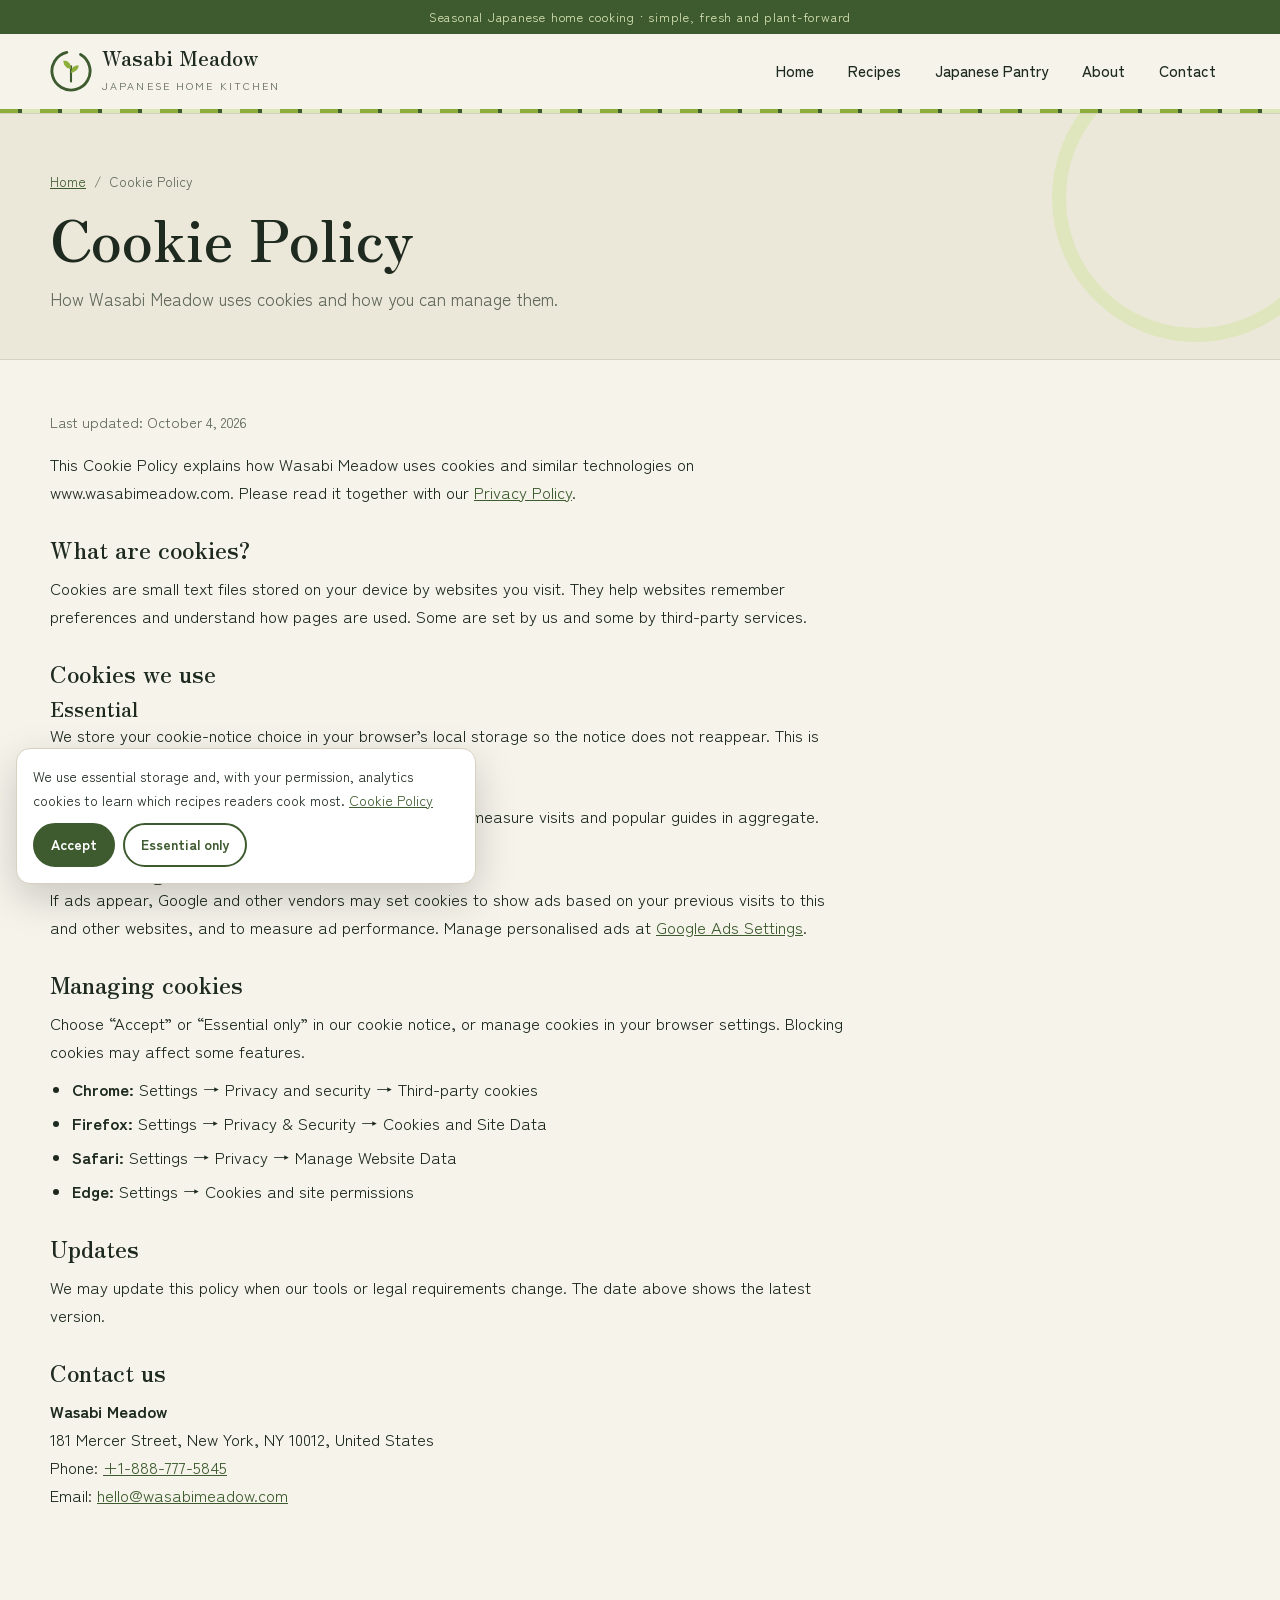
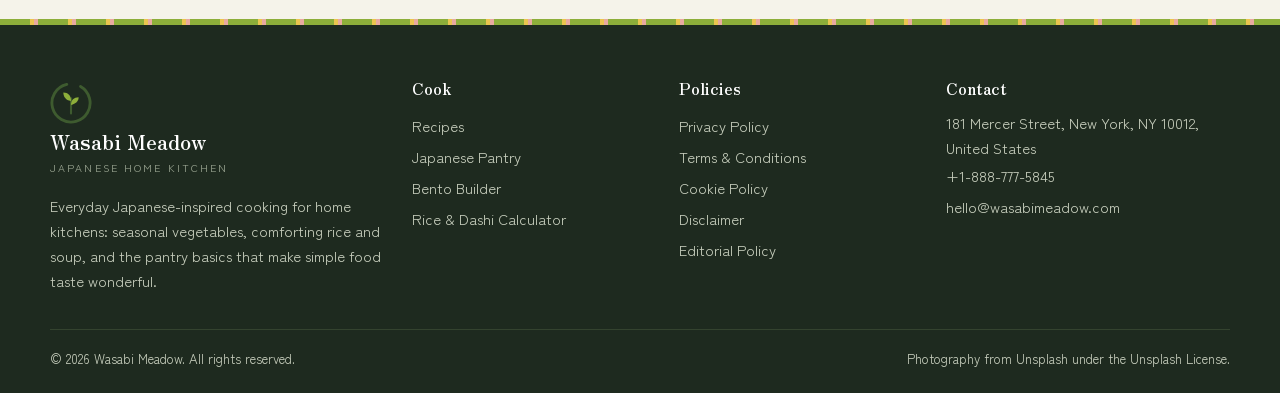
<file: cookie-policy.html>
<!DOCTYPE html>
<html lang="en">
<head>
<meta charset="UTF-8">
<meta name="viewport" content="width=device-width, initial-scale=1">
<title>Cookie Policy | Wasabi Meadow</title>
<meta name="description" content="Learn which essential, analytics and advertising cookies Wasabi Meadow uses and how to manage or block cookies in your browser.">
<meta name="robots" content="index, follow, max-image-preview:large">
<link rel="canonical" href="https://www.wasabimeadow.com/cookie-policy.html">
<meta property="og:type" content="website"><meta property="og:site_name" content="Wasabi Meadow">
<meta property="og:title" content="Cookie Policy | Wasabi Meadow"><meta property="og:description" content="Learn which essential, analytics and advertising cookies Wasabi Meadow uses and how to manage or block cookies in your browser.">
<meta property="og:url" content="https://www.wasabimeadow.com/cookie-policy.html"><meta property="og:image" content="https://images.unsplash.com/photo-1680137242594-851460c9170a?auto=format&fit=crop&w=1200&q=75">
<meta name="twitter:card" content="summary_large_image"><meta name="theme-color" content="#3E5B2F">
<link rel="icon" href="data:image/svg+xml,%3Csvg xmlns='http://www.w3.org/2000/svg' viewBox='0 0 44 44'%3E%3Ccircle cx='22' cy='22' r='21' fill='%23F5F3EA'/%3E%3Ccircle cx='22' cy='22' r='18' fill='none' stroke='%233E5B2F' stroke-width='3'/%3E%3Cpath d='M22 20c-6-1-8-5-8-9c5 0 8 3 8 9Z' fill='%238DAE3A'/%3E%3Cpath d='M22 24c5-1 8-4 8-8c-5 0-8 3-8 8Z' fill='%238DAE3A'/%3E%3C/svg%3E">
<link rel="preconnect" href="https://fonts.googleapis.com"><link rel="preconnect" href="https://fonts.gstatic.com" crossorigin><link rel="preconnect" href="https://images.unsplash.com">
<link href="https://fonts.googleapis.com/css2?family=Zen+Kaku+Gothic+New:wght@400;500;700&family=Zen+Old+Mincho:wght@700&display=swap" rel="stylesheet">
<link rel="stylesheet" href="assets/css/style.css">
<!-- Google tag (gtag.js) -->
<script async src="https://www.googletagmanager.com/gtag/js?id=G-0LY0HY7L01"></script>
<script>
  window.dataLayer = window.dataLayer || [];
  function gtag(){dataLayer.push(arguments);}
  gtag('js', new Date());
  gtag('config', 'G-0LY0HY7L01');
</script>

</head>
<body>
<a class="skip" href="#main">Skip to content</a>
<div class="strip">Seasonal Japanese home cooking &middot; simple, fresh and plant-forward</div>
<header class="hdr">
  <div class="wrap">
    <a class="logo" href="index.html" aria-label="Wasabi Meadow home"><svg viewBox="0 0 44 44" aria-hidden="true"><circle cx="22" cy="22" r="20" fill="none" stroke="#3E5B2F" stroke-width="3" stroke-dasharray="110 16" stroke-linecap="round" transform="rotate(-60 22 22)"/><path d="M22 33V17" stroke="#3E5B2F" stroke-width="2.2" stroke-linecap="round"/><path d="M22 20c-6-1-8-5-8-9c5 0 8 3 8 9Z" fill="#8DAE3A"/><path d="M22 24c5-1 8-4 8-8c-5 0-8 3-8 8Z" fill="#8DAE3A"/></svg><span><b>Wasabi Meadow</b><small>JAPANESE HOME KITCHEN</small></span></a>
    <nav id="nav" aria-label="Main navigation"><ul class="nav"><li><a href="index.html">Home</a></li><li><a href="japanese-recipes.html">Recipes</a></li><li><a href="japanese-pantry.html">Japanese Pantry</a></li><li><a href="about.html">About</a></li><li><a href="contact.html">Contact</a></li></ul></nav>
    <button class="burger" aria-label="Open menu" aria-expanded="false" aria-controls="nav"><span></span><span></span><span></span></button>
  </div>
</header>
<main id="main">
<section class="ph"><div class="wrap"><p class="crumbs"><a href="index.html">Home</a> &nbsp;/&nbsp; Cookie Policy</p><h1>Cookie Policy</h1><p class="lead">How Wasabi Meadow uses cookies and how you can manage them.</p></div></section><div class="wrap"><article class="prose"><p class="upd">Last updated: October 4, 2026</p>
<p>This Cookie Policy explains how Wasabi Meadow uses cookies and similar technologies on www.wasabimeadow.com. Please read it together with our <a href="privacy-policy.html">Privacy Policy</a>.</p>
<h2>What are cookies?</h2>
<p>Cookies are small text files stored on your device by websites you visit. They help websites remember preferences and understand how pages are used. Some are set by us and some by third-party services.</p>
<h2>Cookies we use</h2>
<h3>Essential</h3>
<p>We store your cookie-notice choice in your browser&#8217;s local storage so the notice does not reappear. This is needed for the website to work as intended.</p>
<h3>Analytics</h3>
<p>Google Analytics sets cookies such as <code>_ga</code> and <code>_ga_*</code> to measure visits and popular guides in aggregate. They typically last up to two years.</p>
<h3>Advertising</h3>
<p>If ads appear, Google and other vendors may set cookies to show ads based on your previous visits to this and other websites, and to measure ad performance. Manage personalised ads at <a href="https://www.google.com/settings/ads" target="_blank" rel="noopener">Google Ads Settings</a>.</p>
<h2>Managing cookies</h2>
<p>Choose &ldquo;Accept&rdquo; or &ldquo;Essential only&rdquo; in our cookie notice, or manage cookies in your browser settings. Blocking cookies may affect some features.</p>
<ul><li><strong>Chrome:</strong> Settings &rarr; Privacy and security &rarr; Third-party cookies</li><li><strong>Firefox:</strong> Settings &rarr; Privacy &amp; Security &rarr; Cookies and Site Data</li><li><strong>Safari:</strong> Settings &rarr; Privacy &rarr; Manage Website Data</li><li><strong>Edge:</strong> Settings &rarr; Cookies and site permissions</li></ul>
<h2>Updates</h2>
<p>We may update this policy when our tools or legal requirements change. The date above shows the latest version.</p><h2>Contact us</h2><p><strong>Wasabi Meadow</strong><br>181 Mercer Street, New York, NY 10012, United States<br>Phone: <a href="tel:+18887775845">+1-888-777-5845</a><br>Email: <a href="mailto:hello@wasabimeadow.com">hello@wasabimeadow.com</a></p></article></div></main>
<footer class="ftr">
  <div class="wrap">
    <div class="ftr-grid">
      <div><a class="logo" href="index.html"><svg viewBox="0 0 44 44" aria-hidden="true"><circle cx="22" cy="22" r="20" fill="none" stroke="#3E5B2F" stroke-width="3" stroke-dasharray="110 16" stroke-linecap="round" transform="rotate(-60 22 22)"/><path d="M22 33V17" stroke="#3E5B2F" stroke-width="2.2" stroke-linecap="round"/><path d="M22 20c-6-1-8-5-8-9c5 0 8 3 8 9Z" fill="#8DAE3A"/><path d="M22 24c5-1 8-4 8-8c-5 0-8 3-8 8Z" fill="#8DAE3A"/></svg><span><b>Wasabi Meadow</b><small>JAPANESE HOME KITCHEN</small></span></a><p>Everyday Japanese-inspired cooking for home kitchens: seasonal vegetables, comforting rice and soup, and the pantry basics that make simple food taste wonderful.</p></div>
      <div><h4>Cook</h4><a href="japanese-recipes.html">Recipes</a><a href="japanese-pantry.html">Japanese Pantry</a><a href="index.html#bento-sec">Bento Builder</a><a href="index.html#calc">Rice &amp; Dashi Calculator</a></div>
      <div><h4>Policies</h4><a href="privacy-policy.html">Privacy Policy</a><a href="terms-and-conditions.html">Terms &amp; Conditions</a><a href="cookie-policy.html">Cookie Policy</a><a href="disclaimer.html">Disclaimer</a><a href="editorial-policy.html">Editorial Policy</a></div>
      <div><h4>Contact</h4><p style="margin-top:0">181 Mercer Street, New York, NY 10012, United States</p><a href="tel:+18887775845">+1-888-777-5845</a><a href="mailto:hello@wasabimeadow.com">hello@wasabimeadow.com</a></div>
    </div>
    <div class="ftr-base"><span>&copy; <span id="year">2026</span> Wasabi Meadow. All rights reserved.</span><span>Photography from Unsplash under the Unsplash License.</span></div>
  </div>
</footer>
<div class="cookie" id="cookie" role="dialog" aria-label="Cookie notice"><p>We use essential storage and, with your permission, analytics cookies to learn which recipes readers cook most. <a href="cookie-policy.html">Cookie Policy</a></p><button class="y" data-cookie="accepted">Accept</button><button data-cookie="declined">Essential only</button></div>
<script src="assets/js/main.js" defer></script>
</body>
</html>
</file>
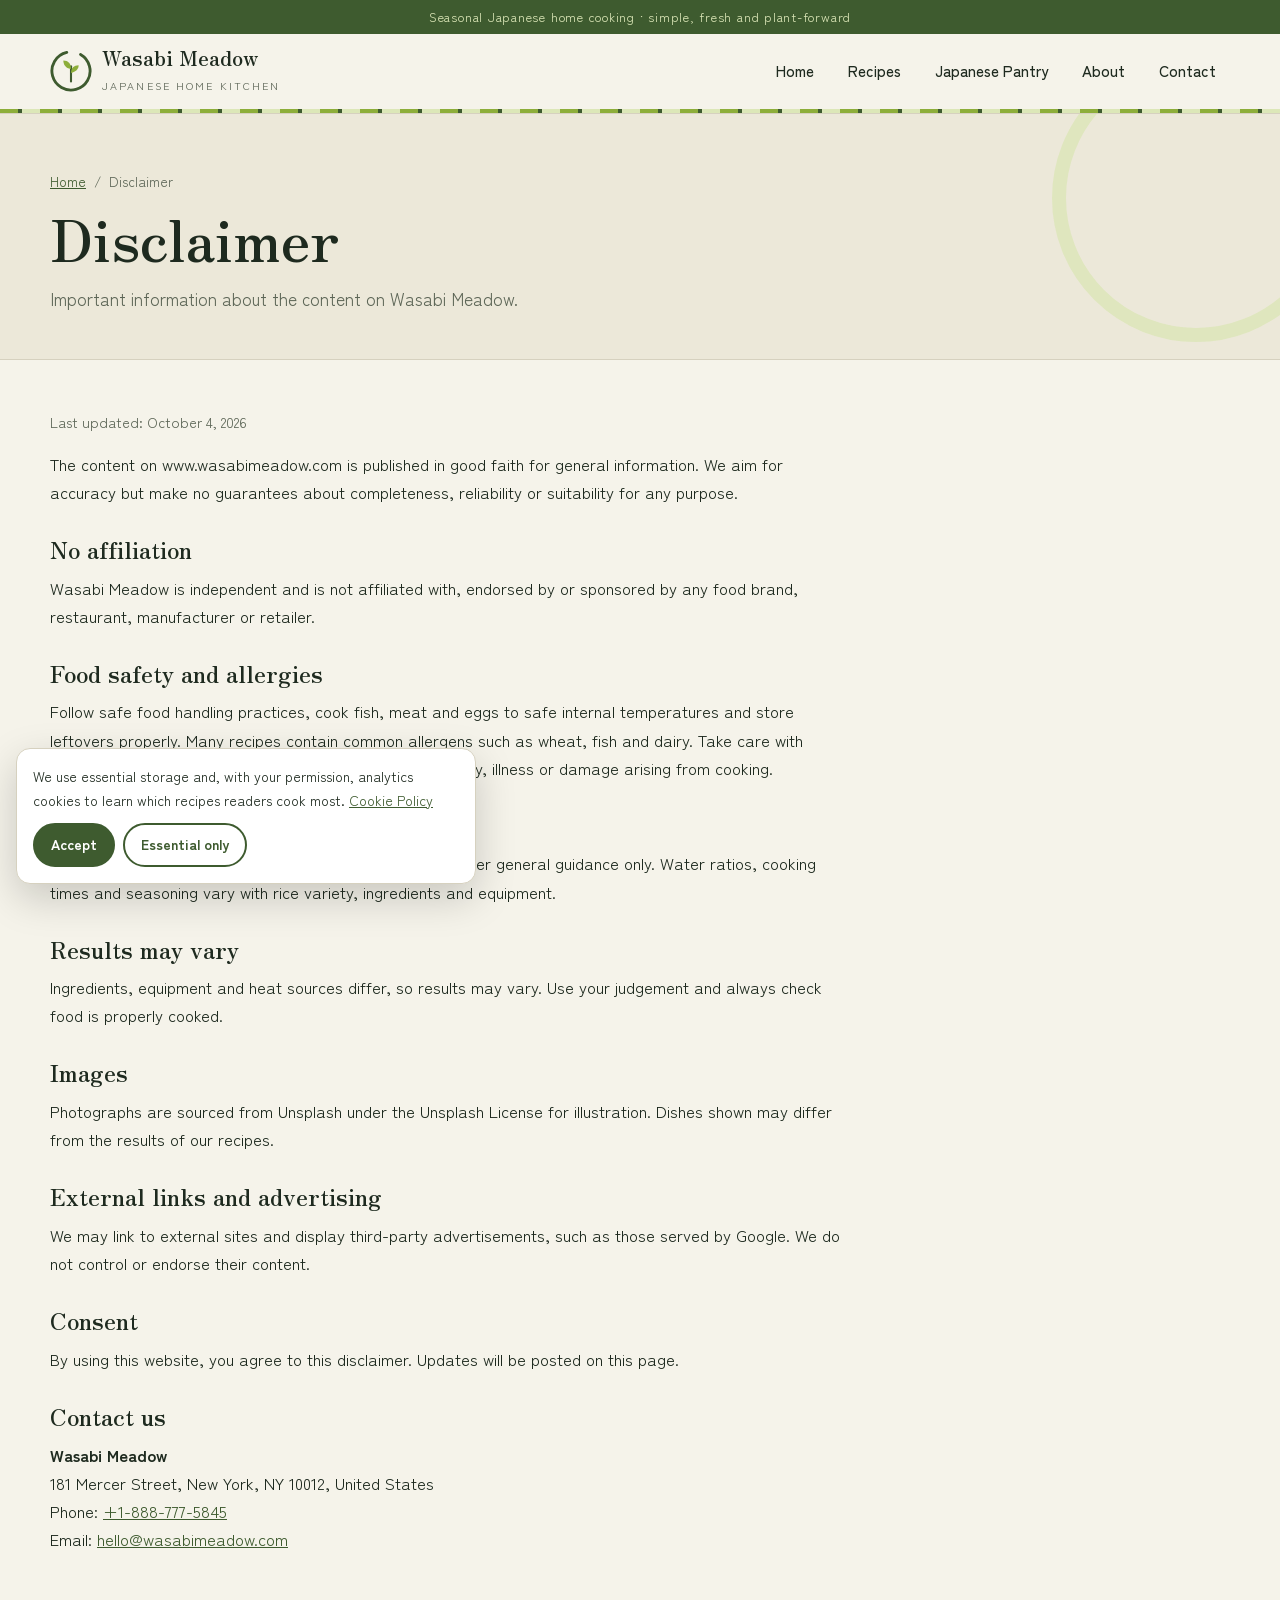
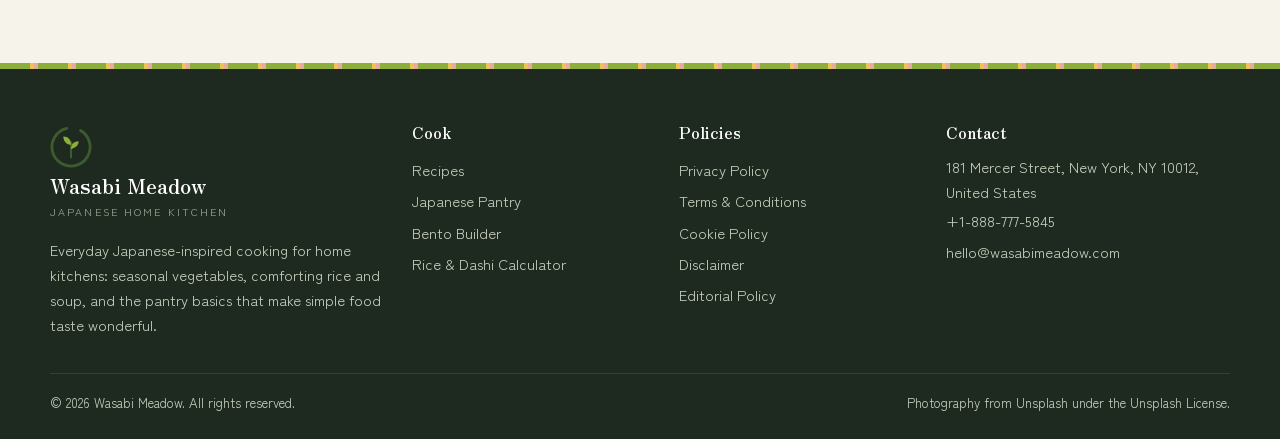
<file: disclaimer.html>
<!DOCTYPE html>
<html lang="en">
<head>
<meta charset="UTF-8">
<meta name="viewport" content="width=device-width, initial-scale=1">
<title>Disclaimer | Wasabi Meadow</title>
<meta name="description" content="The Wasabi Meadow disclaimer: general information, no affiliation, food safety, tool estimates, care guidance, images, links and advertising.">
<meta name="robots" content="index, follow, max-image-preview:large">
<link rel="canonical" href="https://www.wasabimeadow.com/disclaimer.html">
<meta property="og:type" content="website"><meta property="og:site_name" content="Wasabi Meadow">
<meta property="og:title" content="Disclaimer | Wasabi Meadow"><meta property="og:description" content="The Wasabi Meadow disclaimer: general information, no affiliation, food safety, tool estimates, care guidance, images, links and advertising.">
<meta property="og:url" content="https://www.wasabimeadow.com/disclaimer.html"><meta property="og:image" content="https://images.unsplash.com/photo-1680137242594-851460c9170a?auto=format&fit=crop&w=1200&q=75">
<meta name="twitter:card" content="summary_large_image"><meta name="theme-color" content="#3E5B2F">
<link rel="icon" href="data:image/svg+xml,%3Csvg xmlns='http://www.w3.org/2000/svg' viewBox='0 0 44 44'%3E%3Ccircle cx='22' cy='22' r='21' fill='%23F5F3EA'/%3E%3Ccircle cx='22' cy='22' r='18' fill='none' stroke='%233E5B2F' stroke-width='3'/%3E%3Cpath d='M22 20c-6-1-8-5-8-9c5 0 8 3 8 9Z' fill='%238DAE3A'/%3E%3Cpath d='M22 24c5-1 8-4 8-8c-5 0-8 3-8 8Z' fill='%238DAE3A'/%3E%3C/svg%3E">
<link rel="preconnect" href="https://fonts.googleapis.com"><link rel="preconnect" href="https://fonts.gstatic.com" crossorigin><link rel="preconnect" href="https://images.unsplash.com">
<link href="https://fonts.googleapis.com/css2?family=Zen+Kaku+Gothic+New:wght@400;500;700&family=Zen+Old+Mincho:wght@700&display=swap" rel="stylesheet">
<link rel="stylesheet" href="assets/css/style.css">
<!-- Google tag (gtag.js) -->
<script async src="https://www.googletagmanager.com/gtag/js?id=G-0LY0HY7L01"></script>
<script>
  window.dataLayer = window.dataLayer || [];
  function gtag(){dataLayer.push(arguments);}
  gtag('js', new Date());
  gtag('config', 'G-0LY0HY7L01');
</script>

</head>
<body>
<a class="skip" href="#main">Skip to content</a>
<div class="strip">Seasonal Japanese home cooking &middot; simple, fresh and plant-forward</div>
<header class="hdr">
  <div class="wrap">
    <a class="logo" href="index.html" aria-label="Wasabi Meadow home"><svg viewBox="0 0 44 44" aria-hidden="true"><circle cx="22" cy="22" r="20" fill="none" stroke="#3E5B2F" stroke-width="3" stroke-dasharray="110 16" stroke-linecap="round" transform="rotate(-60 22 22)"/><path d="M22 33V17" stroke="#3E5B2F" stroke-width="2.2" stroke-linecap="round"/><path d="M22 20c-6-1-8-5-8-9c5 0 8 3 8 9Z" fill="#8DAE3A"/><path d="M22 24c5-1 8-4 8-8c-5 0-8 3-8 8Z" fill="#8DAE3A"/></svg><span><b>Wasabi Meadow</b><small>JAPANESE HOME KITCHEN</small></span></a>
    <nav id="nav" aria-label="Main navigation"><ul class="nav"><li><a href="index.html">Home</a></li><li><a href="japanese-recipes.html">Recipes</a></li><li><a href="japanese-pantry.html">Japanese Pantry</a></li><li><a href="about.html">About</a></li><li><a href="contact.html">Contact</a></li></ul></nav>
    <button class="burger" aria-label="Open menu" aria-expanded="false" aria-controls="nav"><span></span><span></span><span></span></button>
  </div>
</header>
<main id="main">
<section class="ph"><div class="wrap"><p class="crumbs"><a href="index.html">Home</a> &nbsp;/&nbsp; Disclaimer</p><h1>Disclaimer</h1><p class="lead">Important information about the content on Wasabi Meadow.</p></div></section><div class="wrap"><article class="prose"><p class="upd">Last updated: October 4, 2026</p>
<p>The content on www.wasabimeadow.com is published in good faith for general information. We aim for accuracy but make no guarantees about completeness, reliability or suitability for any purpose.</p>
<h2>No affiliation</h2>
<p>Wasabi Meadow is independent and is not affiliated with, endorsed by or sponsored by any food brand, restaurant, manufacturer or retailer.</p>
<h2>Food safety and allergies</h2>
<p>Follow safe food handling practices, cook fish, meat and eggs to safe internal temperatures and store leftovers properly. Many recipes contain common allergens such as wheat, fish and dairy. Take care with boiling water and hot pans. We are not responsible for injury, illness or damage arising from cooking.</p>
<h2>Interactive tools</h2>
<p>The bento balance builder and rice and dashi calculator offer general guidance only. Water ratios, cooking times and seasoning vary with rice variety, ingredients and equipment.</p>
<h2>Results may vary</h2>
<p>Ingredients, equipment and heat sources differ, so results may vary. Use your judgement and always check food is properly cooked.</p>
<h2>Images</h2>
<p>Photographs are sourced from Unsplash under the Unsplash License for illustration. Dishes shown may differ from the results of our recipes.</p>
<h2>External links and advertising</h2>
<p>We may link to external sites and display third-party advertisements, such as those served by Google. We do not control or endorse their content.</p>
<h2>Consent</h2>
<p>By using this website, you agree to this disclaimer. Updates will be posted on this page.</p><h2>Contact us</h2><p><strong>Wasabi Meadow</strong><br>181 Mercer Street, New York, NY 10012, United States<br>Phone: <a href="tel:+18887775845">+1-888-777-5845</a><br>Email: <a href="mailto:hello@wasabimeadow.com">hello@wasabimeadow.com</a></p></article></div></main>
<footer class="ftr">
  <div class="wrap">
    <div class="ftr-grid">
      <div><a class="logo" href="index.html"><svg viewBox="0 0 44 44" aria-hidden="true"><circle cx="22" cy="22" r="20" fill="none" stroke="#3E5B2F" stroke-width="3" stroke-dasharray="110 16" stroke-linecap="round" transform="rotate(-60 22 22)"/><path d="M22 33V17" stroke="#3E5B2F" stroke-width="2.2" stroke-linecap="round"/><path d="M22 20c-6-1-8-5-8-9c5 0 8 3 8 9Z" fill="#8DAE3A"/><path d="M22 24c5-1 8-4 8-8c-5 0-8 3-8 8Z" fill="#8DAE3A"/></svg><span><b>Wasabi Meadow</b><small>JAPANESE HOME KITCHEN</small></span></a><p>Everyday Japanese-inspired cooking for home kitchens: seasonal vegetables, comforting rice and soup, and the pantry basics that make simple food taste wonderful.</p></div>
      <div><h4>Cook</h4><a href="japanese-recipes.html">Recipes</a><a href="japanese-pantry.html">Japanese Pantry</a><a href="index.html#bento-sec">Bento Builder</a><a href="index.html#calc">Rice &amp; Dashi Calculator</a></div>
      <div><h4>Policies</h4><a href="privacy-policy.html">Privacy Policy</a><a href="terms-and-conditions.html">Terms &amp; Conditions</a><a href="cookie-policy.html">Cookie Policy</a><a href="disclaimer.html">Disclaimer</a><a href="editorial-policy.html">Editorial Policy</a></div>
      <div><h4>Contact</h4><p style="margin-top:0">181 Mercer Street, New York, NY 10012, United States</p><a href="tel:+18887775845">+1-888-777-5845</a><a href="mailto:hello@wasabimeadow.com">hello@wasabimeadow.com</a></div>
    </div>
    <div class="ftr-base"><span>&copy; <span id="year">2026</span> Wasabi Meadow. All rights reserved.</span><span>Photography from Unsplash under the Unsplash License.</span></div>
  </div>
</footer>
<div class="cookie" id="cookie" role="dialog" aria-label="Cookie notice"><p>We use essential storage and, with your permission, analytics cookies to learn which recipes readers cook most. <a href="cookie-policy.html">Cookie Policy</a></p><button class="y" data-cookie="accepted">Accept</button><button data-cookie="declined">Essential only</button></div>
<script src="assets/js/main.js" defer></script>
</body>
</html>
</file>
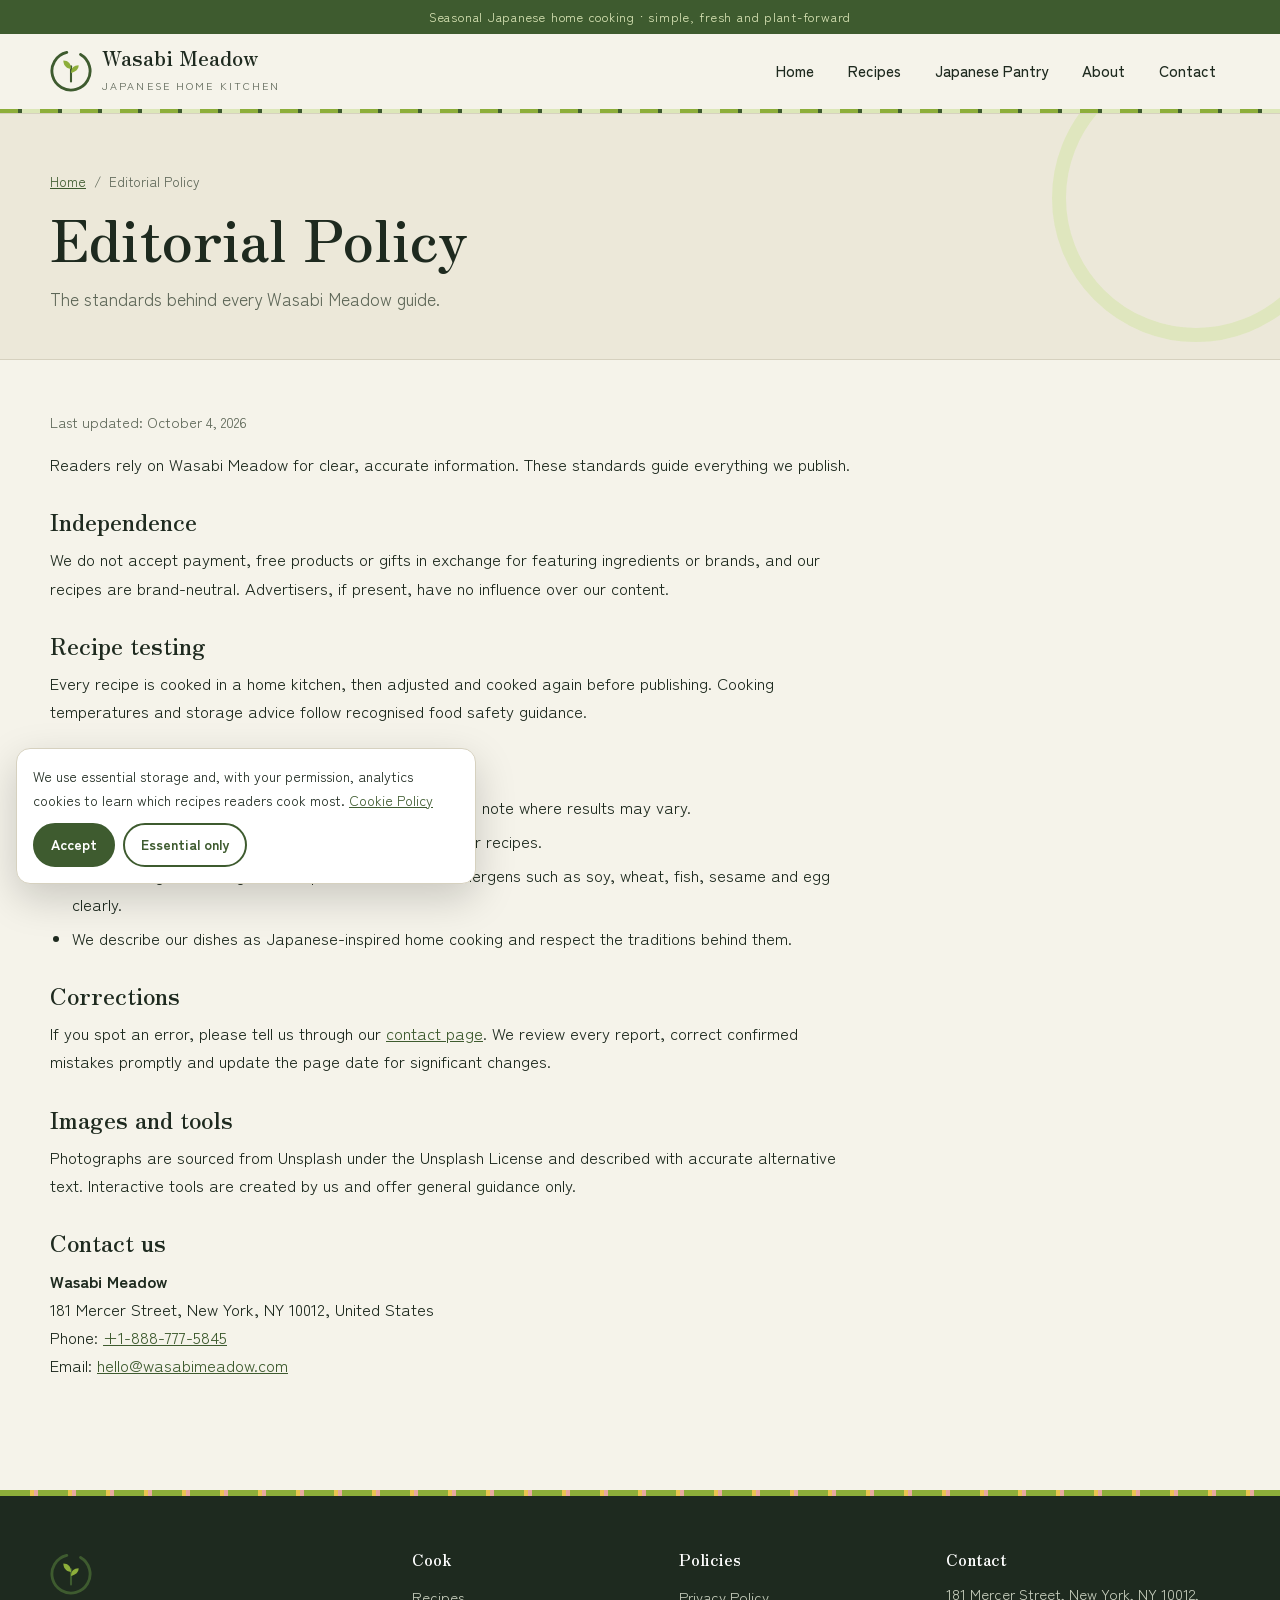
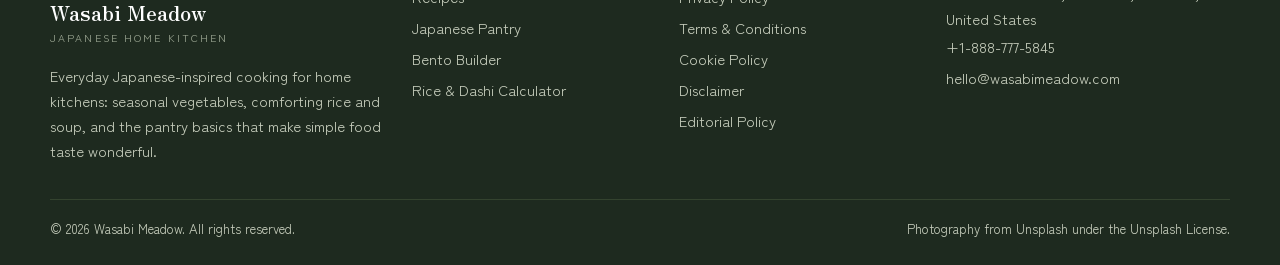
<file: editorial-policy.html>
<!DOCTYPE html>
<html lang="en">
<head>
<meta charset="UTF-8">
<meta name="viewport" content="width=device-width, initial-scale=1">
<title>Editorial Policy | Wasabi Meadow</title>
<meta name="description" content="How Wasabi Meadow develops and tests recipes, stays independent, follows food safety guidance and corrects errors.">
<meta name="robots" content="index, follow, max-image-preview:large">
<link rel="canonical" href="https://www.wasabimeadow.com/editorial-policy.html">
<meta property="og:type" content="website"><meta property="og:site_name" content="Wasabi Meadow">
<meta property="og:title" content="Editorial Policy | Wasabi Meadow"><meta property="og:description" content="How Wasabi Meadow develops and tests recipes, stays independent, follows food safety guidance and corrects errors.">
<meta property="og:url" content="https://www.wasabimeadow.com/editorial-policy.html"><meta property="og:image" content="https://images.unsplash.com/photo-1680137242594-851460c9170a?auto=format&fit=crop&w=1200&q=75">
<meta name="twitter:card" content="summary_large_image"><meta name="theme-color" content="#3E5B2F">
<link rel="icon" href="data:image/svg+xml,%3Csvg xmlns='http://www.w3.org/2000/svg' viewBox='0 0 44 44'%3E%3Ccircle cx='22' cy='22' r='21' fill='%23F5F3EA'/%3E%3Ccircle cx='22' cy='22' r='18' fill='none' stroke='%233E5B2F' stroke-width='3'/%3E%3Cpath d='M22 20c-6-1-8-5-8-9c5 0 8 3 8 9Z' fill='%238DAE3A'/%3E%3Cpath d='M22 24c5-1 8-4 8-8c-5 0-8 3-8 8Z' fill='%238DAE3A'/%3E%3C/svg%3E">
<link rel="preconnect" href="https://fonts.googleapis.com"><link rel="preconnect" href="https://fonts.gstatic.com" crossorigin><link rel="preconnect" href="https://images.unsplash.com">
<link href="https://fonts.googleapis.com/css2?family=Zen+Kaku+Gothic+New:wght@400;500;700&family=Zen+Old+Mincho:wght@700&display=swap" rel="stylesheet">
<link rel="stylesheet" href="assets/css/style.css">
<!-- Google tag (gtag.js) -->
<script async src="https://www.googletagmanager.com/gtag/js?id=G-0LY0HY7L01"></script>
<script>
  window.dataLayer = window.dataLayer || [];
  function gtag(){dataLayer.push(arguments);}
  gtag('js', new Date());
  gtag('config', 'G-0LY0HY7L01');
</script>

</head>
<body>
<a class="skip" href="#main">Skip to content</a>
<div class="strip">Seasonal Japanese home cooking &middot; simple, fresh and plant-forward</div>
<header class="hdr">
  <div class="wrap">
    <a class="logo" href="index.html" aria-label="Wasabi Meadow home"><svg viewBox="0 0 44 44" aria-hidden="true"><circle cx="22" cy="22" r="20" fill="none" stroke="#3E5B2F" stroke-width="3" stroke-dasharray="110 16" stroke-linecap="round" transform="rotate(-60 22 22)"/><path d="M22 33V17" stroke="#3E5B2F" stroke-width="2.2" stroke-linecap="round"/><path d="M22 20c-6-1-8-5-8-9c5 0 8 3 8 9Z" fill="#8DAE3A"/><path d="M22 24c5-1 8-4 8-8c-5 0-8 3-8 8Z" fill="#8DAE3A"/></svg><span><b>Wasabi Meadow</b><small>JAPANESE HOME KITCHEN</small></span></a>
    <nav id="nav" aria-label="Main navigation"><ul class="nav"><li><a href="index.html">Home</a></li><li><a href="japanese-recipes.html">Recipes</a></li><li><a href="japanese-pantry.html">Japanese Pantry</a></li><li><a href="about.html">About</a></li><li><a href="contact.html">Contact</a></li></ul></nav>
    <button class="burger" aria-label="Open menu" aria-expanded="false" aria-controls="nav"><span></span><span></span><span></span></button>
  </div>
</header>
<main id="main">
<section class="ph"><div class="wrap"><p class="crumbs"><a href="index.html">Home</a> &nbsp;/&nbsp; Editorial Policy</p><h1>Editorial Policy</h1><p class="lead">The standards behind every Wasabi Meadow guide.</p></div></section><div class="wrap"><article class="prose"><p class="upd">Last updated: October 4, 2026</p>
<p>Readers rely on Wasabi Meadow for clear, accurate information. These standards guide everything we publish.</p>
<h2>Independence</h2>
<p>We do not accept payment, free products or gifts in exchange for featuring ingredients or brands, and our recipes are brand-neutral. Advertisers, if present, have no influence over our content.</p>
<h2>Recipe testing</h2>
<p>Every recipe is cooked in a home kitchen, then adjusted and cooked again before publishing. Cooking temperatures and storage advice follow recognised food safety guidance.</p>
<h2>Responsible writing</h2>
<ul><li>We give clear timings, temperatures and quantities, and note where results may vary.</li><li>We do not make health or medical claims about foods or recipes.</li><li>We label vegan and vegetarian options and common allergens such as soy, wheat, fish, sesame and egg clearly.</li><li>We describe our dishes as Japanese-inspired home cooking and respect the traditions behind them.</li></ul>
<h2>Corrections</h2>
<p>If you spot an error, please tell us through our <a href="contact.html">contact page</a>. We review every report, correct confirmed mistakes promptly and update the page date for significant changes.</p>
<h2>Images and tools</h2>
<p>Photographs are sourced from Unsplash under the Unsplash License and described with accurate alternative text. Interactive tools are created by us and offer general guidance only.</p><h2>Contact us</h2><p><strong>Wasabi Meadow</strong><br>181 Mercer Street, New York, NY 10012, United States<br>Phone: <a href="tel:+18887775845">+1-888-777-5845</a><br>Email: <a href="mailto:hello@wasabimeadow.com">hello@wasabimeadow.com</a></p></article></div></main>
<footer class="ftr">
  <div class="wrap">
    <div class="ftr-grid">
      <div><a class="logo" href="index.html"><svg viewBox="0 0 44 44" aria-hidden="true"><circle cx="22" cy="22" r="20" fill="none" stroke="#3E5B2F" stroke-width="3" stroke-dasharray="110 16" stroke-linecap="round" transform="rotate(-60 22 22)"/><path d="M22 33V17" stroke="#3E5B2F" stroke-width="2.2" stroke-linecap="round"/><path d="M22 20c-6-1-8-5-8-9c5 0 8 3 8 9Z" fill="#8DAE3A"/><path d="M22 24c5-1 8-4 8-8c-5 0-8 3-8 8Z" fill="#8DAE3A"/></svg><span><b>Wasabi Meadow</b><small>JAPANESE HOME KITCHEN</small></span></a><p>Everyday Japanese-inspired cooking for home kitchens: seasonal vegetables, comforting rice and soup, and the pantry basics that make simple food taste wonderful.</p></div>
      <div><h4>Cook</h4><a href="japanese-recipes.html">Recipes</a><a href="japanese-pantry.html">Japanese Pantry</a><a href="index.html#bento-sec">Bento Builder</a><a href="index.html#calc">Rice &amp; Dashi Calculator</a></div>
      <div><h4>Policies</h4><a href="privacy-policy.html">Privacy Policy</a><a href="terms-and-conditions.html">Terms &amp; Conditions</a><a href="cookie-policy.html">Cookie Policy</a><a href="disclaimer.html">Disclaimer</a><a href="editorial-policy.html">Editorial Policy</a></div>
      <div><h4>Contact</h4><p style="margin-top:0">181 Mercer Street, New York, NY 10012, United States</p><a href="tel:+18887775845">+1-888-777-5845</a><a href="mailto:hello@wasabimeadow.com">hello@wasabimeadow.com</a></div>
    </div>
    <div class="ftr-base"><span>&copy; <span id="year">2026</span> Wasabi Meadow. All rights reserved.</span><span>Photography from Unsplash under the Unsplash License.</span></div>
  </div>
</footer>
<div class="cookie" id="cookie" role="dialog" aria-label="Cookie notice"><p>We use essential storage and, with your permission, analytics cookies to learn which recipes readers cook most. <a href="cookie-policy.html">Cookie Policy</a></p><button class="y" data-cookie="accepted">Accept</button><button data-cookie="declined">Essential only</button></div>
<script src="assets/js/main.js" defer></script>
</body>
</html>
</file>
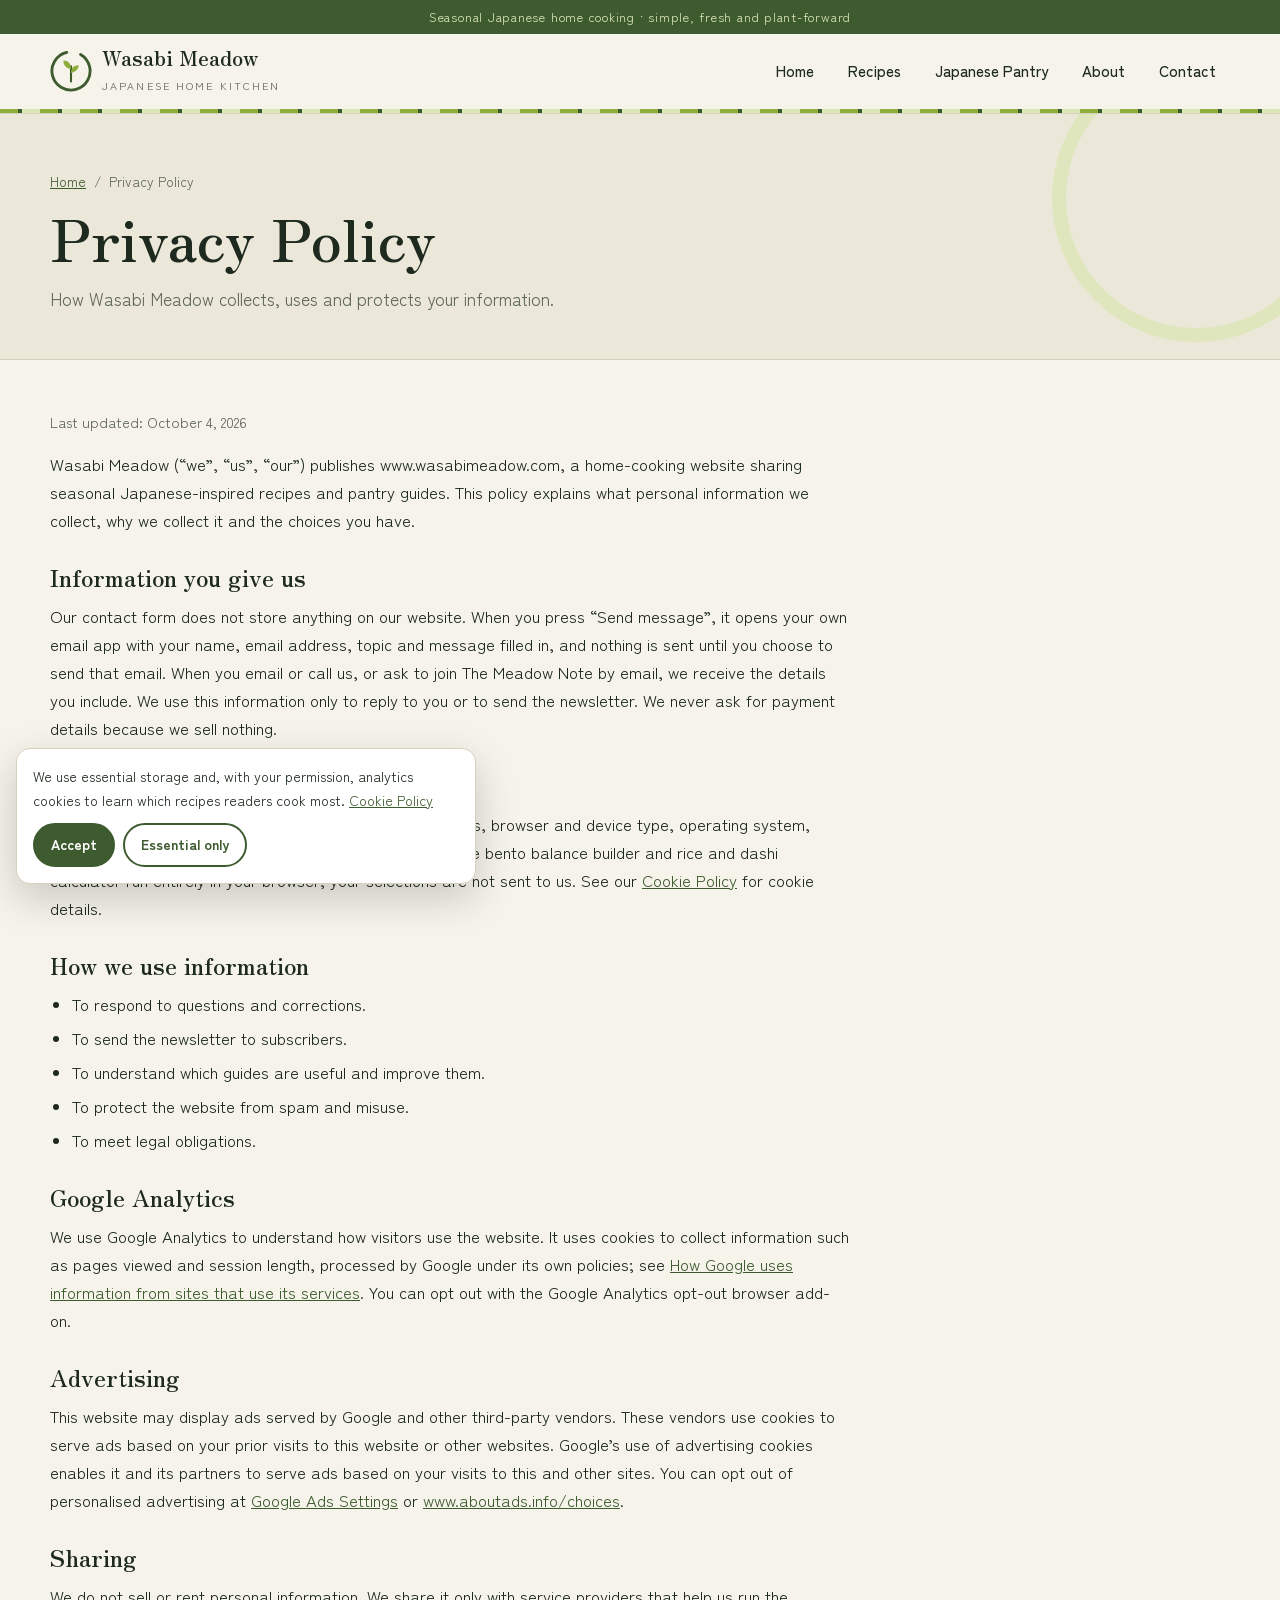
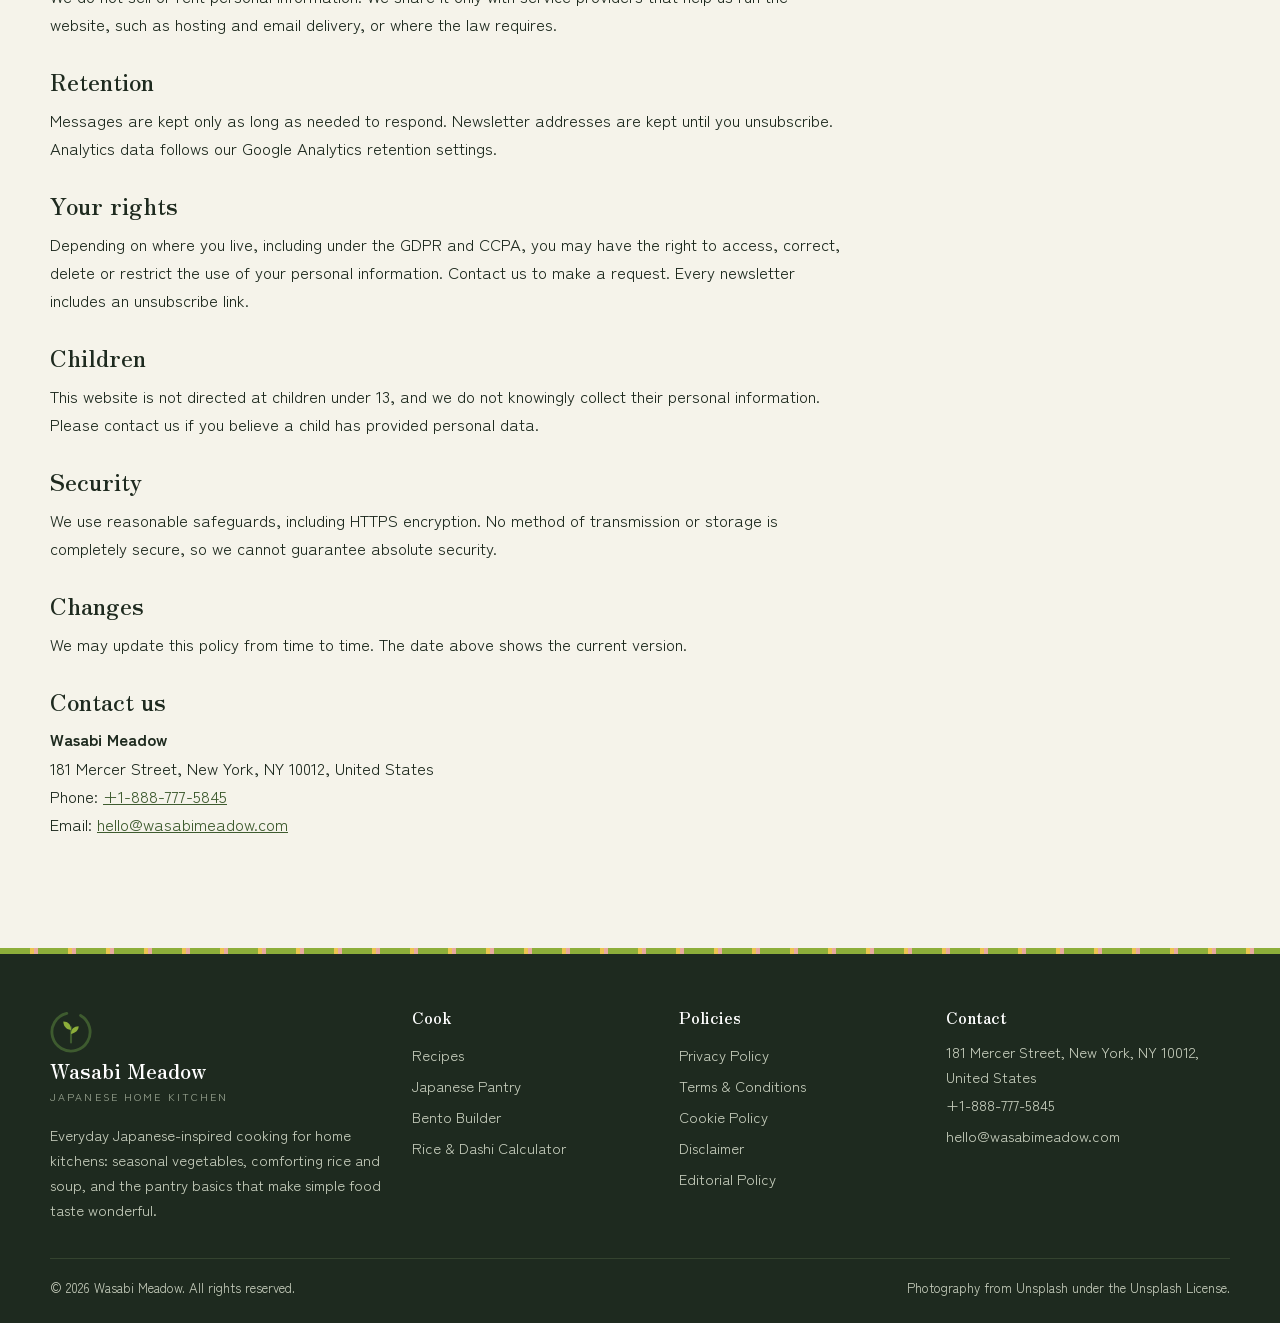
<file: privacy-policy.html>
<!DOCTYPE html>
<html lang="en">
<head>
<meta charset="UTF-8">
<meta name="viewport" content="width=device-width, initial-scale=1">
<title>Privacy Policy | Wasabi Meadow</title>
<meta name="description" content="How Wasabi Meadow handles personal information from contact messages and newsletter sign-ups, and how Google Analytics and advertising cookies are used.">
<meta name="robots" content="index, follow, max-image-preview:large">
<link rel="canonical" href="https://www.wasabimeadow.com/privacy-policy.html">
<meta property="og:type" content="website"><meta property="og:site_name" content="Wasabi Meadow">
<meta property="og:title" content="Privacy Policy | Wasabi Meadow"><meta property="og:description" content="How Wasabi Meadow handles personal information from contact messages and newsletter sign-ups, and how Google Analytics and advertising cookies are used.">
<meta property="og:url" content="https://www.wasabimeadow.com/privacy-policy.html"><meta property="og:image" content="https://images.unsplash.com/photo-1680137242594-851460c9170a?auto=format&fit=crop&w=1200&q=75">
<meta name="twitter:card" content="summary_large_image"><meta name="theme-color" content="#3E5B2F">
<link rel="icon" href="data:image/svg+xml,%3Csvg xmlns='http://www.w3.org/2000/svg' viewBox='0 0 44 44'%3E%3Ccircle cx='22' cy='22' r='21' fill='%23F5F3EA'/%3E%3Ccircle cx='22' cy='22' r='18' fill='none' stroke='%233E5B2F' stroke-width='3'/%3E%3Cpath d='M22 20c-6-1-8-5-8-9c5 0 8 3 8 9Z' fill='%238DAE3A'/%3E%3Cpath d='M22 24c5-1 8-4 8-8c-5 0-8 3-8 8Z' fill='%238DAE3A'/%3E%3C/svg%3E">
<link rel="preconnect" href="https://fonts.googleapis.com"><link rel="preconnect" href="https://fonts.gstatic.com" crossorigin><link rel="preconnect" href="https://images.unsplash.com">
<link href="https://fonts.googleapis.com/css2?family=Zen+Kaku+Gothic+New:wght@400;500;700&family=Zen+Old+Mincho:wght@700&display=swap" rel="stylesheet">
<link rel="stylesheet" href="assets/css/style.css">
<!-- Google tag (gtag.js) -->
<script async src="https://www.googletagmanager.com/gtag/js?id=G-0LY0HY7L01"></script>
<script>
  window.dataLayer = window.dataLayer || [];
  function gtag(){dataLayer.push(arguments);}
  gtag('js', new Date());
  gtag('config', 'G-0LY0HY7L01');
</script>

</head>
<body>
<a class="skip" href="#main">Skip to content</a>
<div class="strip">Seasonal Japanese home cooking &middot; simple, fresh and plant-forward</div>
<header class="hdr">
  <div class="wrap">
    <a class="logo" href="index.html" aria-label="Wasabi Meadow home"><svg viewBox="0 0 44 44" aria-hidden="true"><circle cx="22" cy="22" r="20" fill="none" stroke="#3E5B2F" stroke-width="3" stroke-dasharray="110 16" stroke-linecap="round" transform="rotate(-60 22 22)"/><path d="M22 33V17" stroke="#3E5B2F" stroke-width="2.2" stroke-linecap="round"/><path d="M22 20c-6-1-8-5-8-9c5 0 8 3 8 9Z" fill="#8DAE3A"/><path d="M22 24c5-1 8-4 8-8c-5 0-8 3-8 8Z" fill="#8DAE3A"/></svg><span><b>Wasabi Meadow</b><small>JAPANESE HOME KITCHEN</small></span></a>
    <nav id="nav" aria-label="Main navigation"><ul class="nav"><li><a href="index.html">Home</a></li><li><a href="japanese-recipes.html">Recipes</a></li><li><a href="japanese-pantry.html">Japanese Pantry</a></li><li><a href="about.html">About</a></li><li><a href="contact.html">Contact</a></li></ul></nav>
    <button class="burger" aria-label="Open menu" aria-expanded="false" aria-controls="nav"><span></span><span></span><span></span></button>
  </div>
</header>
<main id="main">
<section class="ph"><div class="wrap"><p class="crumbs"><a href="index.html">Home</a> &nbsp;/&nbsp; Privacy Policy</p><h1>Privacy Policy</h1><p class="lead">How Wasabi Meadow collects, uses and protects your information.</p></div></section><div class="wrap"><article class="prose"><p class="upd">Last updated: October 4, 2026</p>
<p>Wasabi Meadow (&ldquo;we&rdquo;, &ldquo;us&rdquo;, &ldquo;our&rdquo;) publishes www.wasabimeadow.com, a home-cooking website sharing seasonal Japanese-inspired recipes and pantry guides. This policy explains what personal information we collect, why we collect it and the choices you have.</p>
<h2>Information you give us</h2>
<p>Our contact form does not store anything on our website. When you press &ldquo;Send message&rdquo;, it opens your own email app with your name, email address, topic and message filled in, and nothing is sent until you choose to send that email. When you email or call us, or ask to join The Meadow Note by email, we receive the details you include. We use this information only to reply to you or to send the newsletter. We never ask for payment details because we sell nothing.</p>
<h2>Information collected automatically</h2>
<p>We automatically receive technical data such as IP address, browser and device type, operating system, referring page, pages visited and the time of your visit. The bento balance builder and rice and dashi calculator run entirely in your browser; your selections are not sent to us. See our <a href="cookie-policy.html">Cookie Policy</a> for cookie details.</p>
<h2>How we use information</h2>
<ul><li>To respond to questions and corrections.</li><li>To send the newsletter to subscribers.</li><li>To understand which guides are useful and improve them.</li><li>To protect the website from spam and misuse.</li><li>To meet legal obligations.</li></ul>
<h2>Google Analytics</h2>
<p>We use Google Analytics to understand how visitors use the website. It uses cookies to collect information such as pages viewed and session length, processed by Google under its own policies; see <a href="https://policies.google.com/technologies/partner-sites" target="_blank" rel="noopener">How Google uses information from sites that use its services</a>. You can opt out with the Google Analytics opt-out browser add-on.</p>
<h2>Advertising</h2>
<p>This website may display ads served by Google and other third-party vendors. These vendors use cookies to serve ads based on your prior visits to this website or other websites. Google&#8217;s use of advertising cookies enables it and its partners to serve ads based on your visits to this and other sites. You can opt out of personalised advertising at <a href="https://www.google.com/settings/ads" target="_blank" rel="noopener">Google Ads Settings</a> or <a href="https://www.aboutads.info/choices" target="_blank" rel="noopener">www.aboutads.info/choices</a>.</p>
<h2>Sharing</h2>
<p>We do not sell or rent personal information. We share it only with service providers that help us run the website, such as hosting and email delivery, or where the law requires.</p>
<h2>Retention</h2>
<p>Messages are kept only as long as needed to respond. Newsletter addresses are kept until you unsubscribe. Analytics data follows our Google Analytics retention settings.</p>
<h2>Your rights</h2>
<p>Depending on where you live, including under the GDPR and CCPA, you may have the right to access, correct, delete or restrict the use of your personal information. Contact us to make a request. Every newsletter includes an unsubscribe link.</p>
<h2>Children</h2>
<p>This website is not directed at children under 13, and we do not knowingly collect their personal information. Please contact us if you believe a child has provided personal data.</p>
<h2>Security</h2>
<p>We use reasonable safeguards, including HTTPS encryption. No method of transmission or storage is completely secure, so we cannot guarantee absolute security.</p>
<h2>Changes</h2>
<p>We may update this policy from time to time. The date above shows the current version.</p><h2>Contact us</h2><p><strong>Wasabi Meadow</strong><br>181 Mercer Street, New York, NY 10012, United States<br>Phone: <a href="tel:+18887775845">+1-888-777-5845</a><br>Email: <a href="mailto:hello@wasabimeadow.com">hello@wasabimeadow.com</a></p></article></div></main>
<footer class="ftr">
  <div class="wrap">
    <div class="ftr-grid">
      <div><a class="logo" href="index.html"><svg viewBox="0 0 44 44" aria-hidden="true"><circle cx="22" cy="22" r="20" fill="none" stroke="#3E5B2F" stroke-width="3" stroke-dasharray="110 16" stroke-linecap="round" transform="rotate(-60 22 22)"/><path d="M22 33V17" stroke="#3E5B2F" stroke-width="2.2" stroke-linecap="round"/><path d="M22 20c-6-1-8-5-8-9c5 0 8 3 8 9Z" fill="#8DAE3A"/><path d="M22 24c5-1 8-4 8-8c-5 0-8 3-8 8Z" fill="#8DAE3A"/></svg><span><b>Wasabi Meadow</b><small>JAPANESE HOME KITCHEN</small></span></a><p>Everyday Japanese-inspired cooking for home kitchens: seasonal vegetables, comforting rice and soup, and the pantry basics that make simple food taste wonderful.</p></div>
      <div><h4>Cook</h4><a href="japanese-recipes.html">Recipes</a><a href="japanese-pantry.html">Japanese Pantry</a><a href="index.html#bento-sec">Bento Builder</a><a href="index.html#calc">Rice &amp; Dashi Calculator</a></div>
      <div><h4>Policies</h4><a href="privacy-policy.html">Privacy Policy</a><a href="terms-and-conditions.html">Terms &amp; Conditions</a><a href="cookie-policy.html">Cookie Policy</a><a href="disclaimer.html">Disclaimer</a><a href="editorial-policy.html">Editorial Policy</a></div>
      <div><h4>Contact</h4><p style="margin-top:0">181 Mercer Street, New York, NY 10012, United States</p><a href="tel:+18887775845">+1-888-777-5845</a><a href="mailto:hello@wasabimeadow.com">hello@wasabimeadow.com</a></div>
    </div>
    <div class="ftr-base"><span>&copy; <span id="year">2026</span> Wasabi Meadow. All rights reserved.</span><span>Photography from Unsplash under the Unsplash License.</span></div>
  </div>
</footer>
<div class="cookie" id="cookie" role="dialog" aria-label="Cookie notice"><p>We use essential storage and, with your permission, analytics cookies to learn which recipes readers cook most. <a href="cookie-policy.html">Cookie Policy</a></p><button class="y" data-cookie="accepted">Accept</button><button data-cookie="declined">Essential only</button></div>
<script src="assets/js/main.js" defer></script>
</body>
</html>
</file>
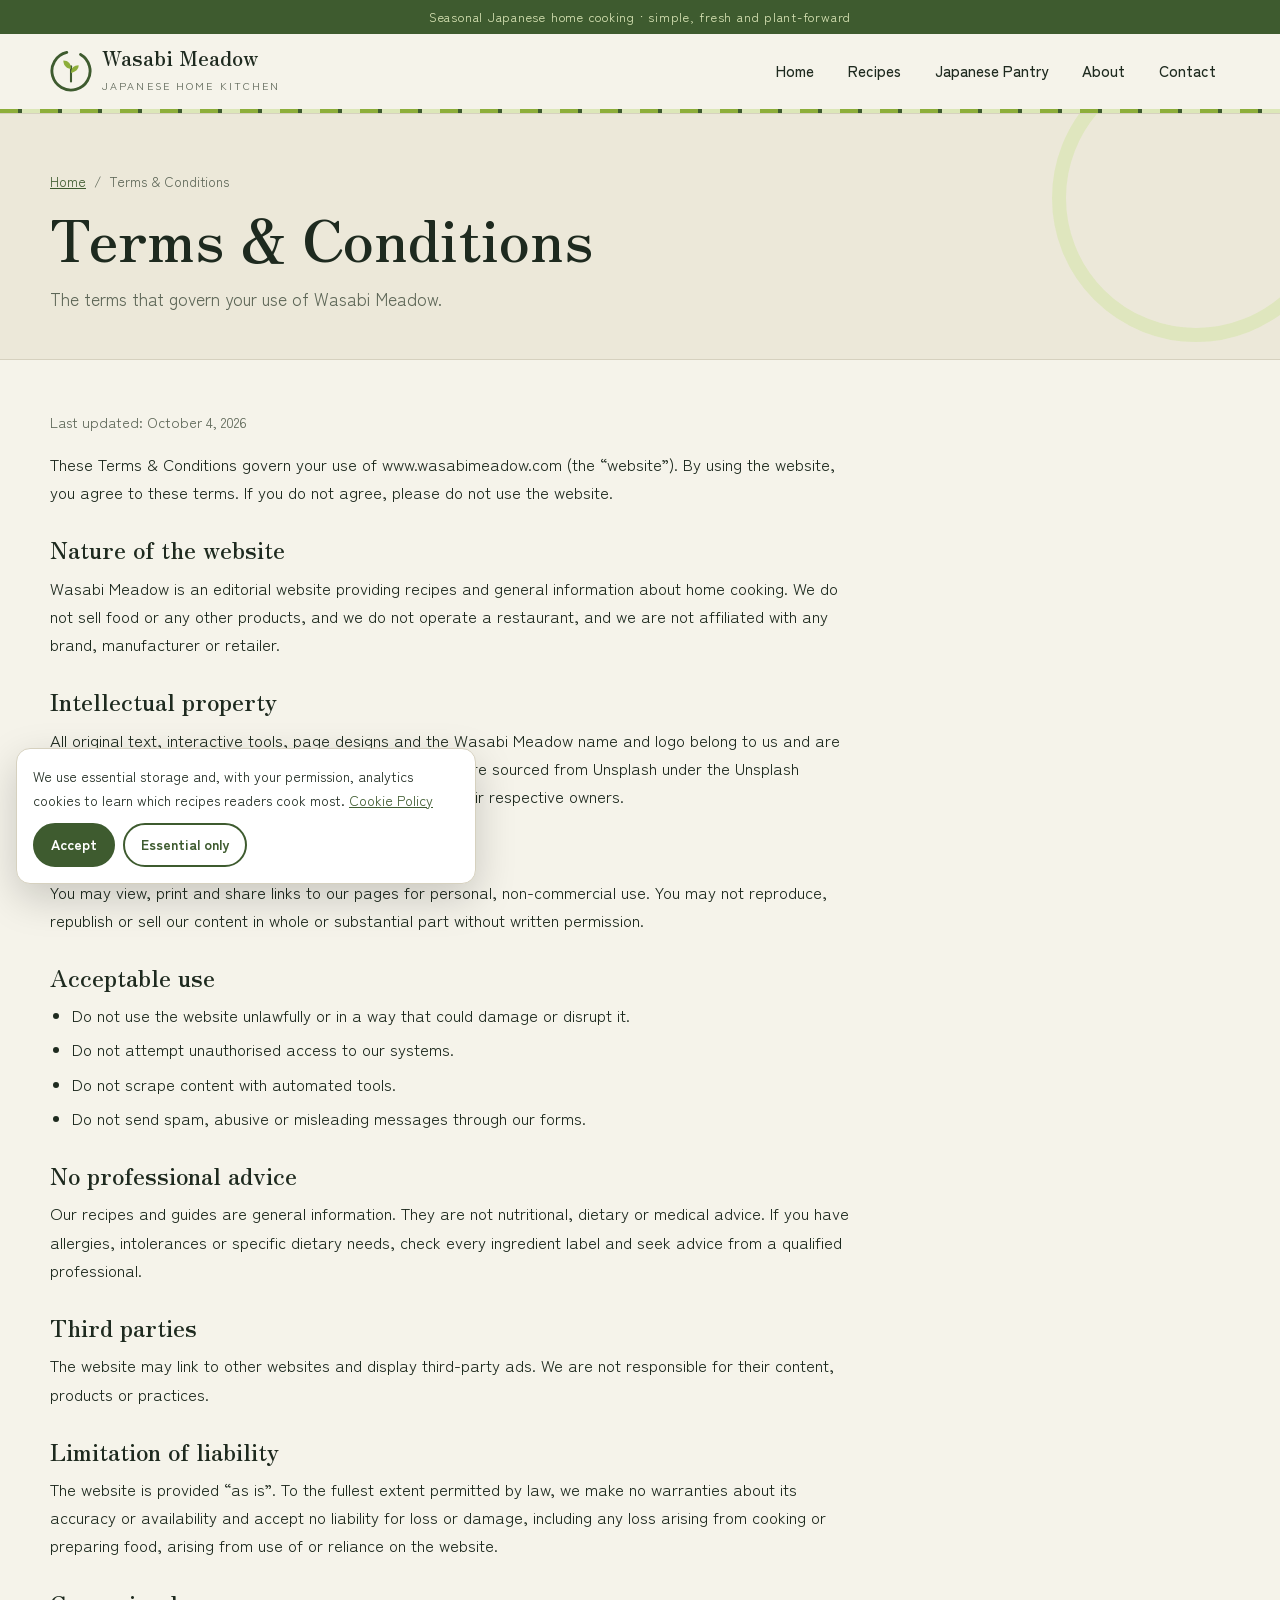
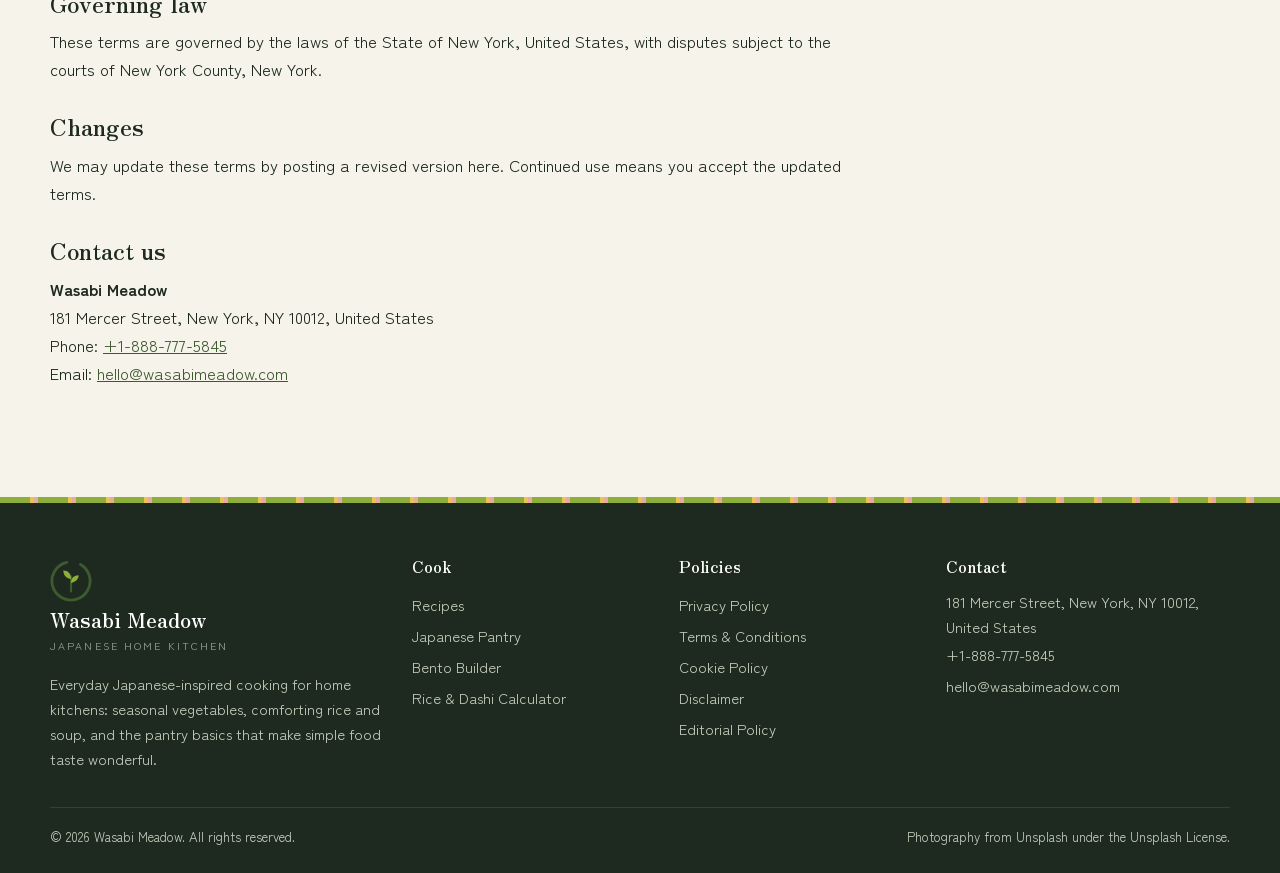
<file: terms-and-conditions.html>
<!DOCTYPE html>
<html lang="en">
<head>
<meta charset="UTF-8">
<meta name="viewport" content="width=device-width, initial-scale=1">
<title>Terms &amp; Conditions | Wasabi Meadow</title>
<meta name="description" content="Terms and conditions for using Wasabi Meadow, including its editorial nature, intellectual property, acceptable use and limitation of liability.">
<meta name="robots" content="index, follow, max-image-preview:large">
<link rel="canonical" href="https://www.wasabimeadow.com/terms-and-conditions.html">
<meta property="og:type" content="website"><meta property="og:site_name" content="Wasabi Meadow">
<meta property="og:title" content="Terms &amp; Conditions | Wasabi Meadow"><meta property="og:description" content="Terms and conditions for using Wasabi Meadow, including its editorial nature, intellectual property, acceptable use and limitation of liability.">
<meta property="og:url" content="https://www.wasabimeadow.com/terms-and-conditions.html"><meta property="og:image" content="https://images.unsplash.com/photo-1680137242594-851460c9170a?auto=format&fit=crop&w=1200&q=75">
<meta name="twitter:card" content="summary_large_image"><meta name="theme-color" content="#3E5B2F">
<link rel="icon" href="data:image/svg+xml,%3Csvg xmlns='http://www.w3.org/2000/svg' viewBox='0 0 44 44'%3E%3Ccircle cx='22' cy='22' r='21' fill='%23F5F3EA'/%3E%3Ccircle cx='22' cy='22' r='18' fill='none' stroke='%233E5B2F' stroke-width='3'/%3E%3Cpath d='M22 20c-6-1-8-5-8-9c5 0 8 3 8 9Z' fill='%238DAE3A'/%3E%3Cpath d='M22 24c5-1 8-4 8-8c-5 0-8 3-8 8Z' fill='%238DAE3A'/%3E%3C/svg%3E">
<link rel="preconnect" href="https://fonts.googleapis.com"><link rel="preconnect" href="https://fonts.gstatic.com" crossorigin><link rel="preconnect" href="https://images.unsplash.com">
<link href="https://fonts.googleapis.com/css2?family=Zen+Kaku+Gothic+New:wght@400;500;700&family=Zen+Old+Mincho:wght@700&display=swap" rel="stylesheet">
<link rel="stylesheet" href="assets/css/style.css">
<!-- Google tag (gtag.js) -->
<script async src="https://www.googletagmanager.com/gtag/js?id=G-0LY0HY7L01"></script>
<script>
  window.dataLayer = window.dataLayer || [];
  function gtag(){dataLayer.push(arguments);}
  gtag('js', new Date());
  gtag('config', 'G-0LY0HY7L01');
</script>

</head>
<body>
<a class="skip" href="#main">Skip to content</a>
<div class="strip">Seasonal Japanese home cooking &middot; simple, fresh and plant-forward</div>
<header class="hdr">
  <div class="wrap">
    <a class="logo" href="index.html" aria-label="Wasabi Meadow home"><svg viewBox="0 0 44 44" aria-hidden="true"><circle cx="22" cy="22" r="20" fill="none" stroke="#3E5B2F" stroke-width="3" stroke-dasharray="110 16" stroke-linecap="round" transform="rotate(-60 22 22)"/><path d="M22 33V17" stroke="#3E5B2F" stroke-width="2.2" stroke-linecap="round"/><path d="M22 20c-6-1-8-5-8-9c5 0 8 3 8 9Z" fill="#8DAE3A"/><path d="M22 24c5-1 8-4 8-8c-5 0-8 3-8 8Z" fill="#8DAE3A"/></svg><span><b>Wasabi Meadow</b><small>JAPANESE HOME KITCHEN</small></span></a>
    <nav id="nav" aria-label="Main navigation"><ul class="nav"><li><a href="index.html">Home</a></li><li><a href="japanese-recipes.html">Recipes</a></li><li><a href="japanese-pantry.html">Japanese Pantry</a></li><li><a href="about.html">About</a></li><li><a href="contact.html">Contact</a></li></ul></nav>
    <button class="burger" aria-label="Open menu" aria-expanded="false" aria-controls="nav"><span></span><span></span><span></span></button>
  </div>
</header>
<main id="main">
<section class="ph"><div class="wrap"><p class="crumbs"><a href="index.html">Home</a> &nbsp;/&nbsp; Terms &amp; Conditions</p><h1>Terms &amp; Conditions</h1><p class="lead">The terms that govern your use of Wasabi Meadow.</p></div></section><div class="wrap"><article class="prose"><p class="upd">Last updated: October 4, 2026</p>
<p>These Terms &amp; Conditions govern your use of www.wasabimeadow.com (the &ldquo;website&rdquo;). By using the website, you agree to these terms. If you do not agree, please do not use the website.</p>
<h2>Nature of the website</h2>
<p>Wasabi Meadow is an editorial website providing recipes and general information about home cooking. We do not sell food or any other products, and we do not operate a restaurant, and we are not affiliated with any brand, manufacturer or retailer.</p>
<h2>Intellectual property</h2>
<p>All original text, interactive tools, page designs and the Wasabi Meadow name and logo belong to us and are protected by copyright and trademark law. Photographs are sourced from Unsplash under the Unsplash License, and any logos visible in photographs belong to their respective owners.</p>
<h2>Permitted use</h2>
<p>You may view, print and share links to our pages for personal, non-commercial use. You may not reproduce, republish or sell our content in whole or substantial part without written permission.</p>
<h2>Acceptable use</h2>
<ul><li>Do not use the website unlawfully or in a way that could damage or disrupt it.</li><li>Do not attempt unauthorised access to our systems.</li><li>Do not scrape content with automated tools.</li><li>Do not send spam, abusive or misleading messages through our forms.</li></ul>
<h2>No professional advice</h2>
<p>Our recipes and guides are general information. They are not nutritional, dietary or medical advice. If you have allergies, intolerances or specific dietary needs, check every ingredient label and seek advice from a qualified professional.</p>
<h2>Third parties</h2>
<p>The website may link to other websites and display third-party ads. We are not responsible for their content, products or practices.</p>
<h2>Limitation of liability</h2>
<p>The website is provided &ldquo;as is&rdquo;. To the fullest extent permitted by law, we make no warranties about its accuracy or availability and accept no liability for loss or damage, including any loss arising from cooking or preparing food, arising from use of or reliance on the website.</p>
<h2>Governing law</h2>
<p>These terms are governed by the laws of the State of New York, United States, with disputes subject to the courts of New York County, New York.</p>
<h2>Changes</h2>
<p>We may update these terms by posting a revised version here. Continued use means you accept the updated terms.</p><h2>Contact us</h2><p><strong>Wasabi Meadow</strong><br>181 Mercer Street, New York, NY 10012, United States<br>Phone: <a href="tel:+18887775845">+1-888-777-5845</a><br>Email: <a href="mailto:hello@wasabimeadow.com">hello@wasabimeadow.com</a></p></article></div></main>
<footer class="ftr">
  <div class="wrap">
    <div class="ftr-grid">
      <div><a class="logo" href="index.html"><svg viewBox="0 0 44 44" aria-hidden="true"><circle cx="22" cy="22" r="20" fill="none" stroke="#3E5B2F" stroke-width="3" stroke-dasharray="110 16" stroke-linecap="round" transform="rotate(-60 22 22)"/><path d="M22 33V17" stroke="#3E5B2F" stroke-width="2.2" stroke-linecap="round"/><path d="M22 20c-6-1-8-5-8-9c5 0 8 3 8 9Z" fill="#8DAE3A"/><path d="M22 24c5-1 8-4 8-8c-5 0-8 3-8 8Z" fill="#8DAE3A"/></svg><span><b>Wasabi Meadow</b><small>JAPANESE HOME KITCHEN</small></span></a><p>Everyday Japanese-inspired cooking for home kitchens: seasonal vegetables, comforting rice and soup, and the pantry basics that make simple food taste wonderful.</p></div>
      <div><h4>Cook</h4><a href="japanese-recipes.html">Recipes</a><a href="japanese-pantry.html">Japanese Pantry</a><a href="index.html#bento-sec">Bento Builder</a><a href="index.html#calc">Rice &amp; Dashi Calculator</a></div>
      <div><h4>Policies</h4><a href="privacy-policy.html">Privacy Policy</a><a href="terms-and-conditions.html">Terms &amp; Conditions</a><a href="cookie-policy.html">Cookie Policy</a><a href="disclaimer.html">Disclaimer</a><a href="editorial-policy.html">Editorial Policy</a></div>
      <div><h4>Contact</h4><p style="margin-top:0">181 Mercer Street, New York, NY 10012, United States</p><a href="tel:+18887775845">+1-888-777-5845</a><a href="mailto:hello@wasabimeadow.com">hello@wasabimeadow.com</a></div>
    </div>
    <div class="ftr-base"><span>&copy; <span id="year">2026</span> Wasabi Meadow. All rights reserved.</span><span>Photography from Unsplash under the Unsplash License.</span></div>
  </div>
</footer>
<div class="cookie" id="cookie" role="dialog" aria-label="Cookie notice"><p>We use essential storage and, with your permission, analytics cookies to learn which recipes readers cook most. <a href="cookie-policy.html">Cookie Policy</a></p><button class="y" data-cookie="accepted">Accept</button><button data-cookie="declined">Essential only</button></div>
<script src="assets/js/main.js" defer></script>
</body>
</html>
</file>
<file: assets/css/style.css>
:root{--paper:#F5F3EA;--paper2:#ECE8D9;--ink:#1E2A1F;--moss:#3E5B2F;--wasabi:#8DAE3A;--wasabi-lt:#DCE7B8;--ginger:#E8A9A0;--yuzu:#EAC54F;--soy:#4A3226;--muted:#5D6657;--line:#D6D1BF;--r:14px}
*{box-sizing:border-box;margin:0;padding:0}
[hidden]{display:none!important}
html{scroll-behavior:smooth}
body{font-family:"Zen Kaku Gothic New",system-ui,sans-serif;background:var(--paper);color:var(--ink);line-height:1.7;font-size:16.5px;overflow-x:hidden}
img{max-width:100%;display:block}
a{color:var(--moss)}
h1,h2,h3,h4{font-family:"Zen Old Mincho",Georgia,serif;font-weight:700;line-height:1.2;color:var(--ink)}
h1{font-size:clamp(2.1rem,5vw,3.6rem)}
h2{font-size:clamp(1.6rem,3.4vw,2.4rem)}
h3{font-size:1.25rem}
p+p{margin-top:.9em}
.wrap{width:min(1180px,100% - 32px);margin-inline:auto}
.skip{position:absolute;left:-999px;top:0;background:var(--ink);color:#fff;padding:8px 14px;z-index:99}.skip:focus{left:8px}
.tag{display:inline-flex;align-items:center;gap:8px;font-size:.78rem;letter-spacing:.18em;text-transform:uppercase;color:var(--moss);font-weight:700;margin-bottom:12px}
.tag::before{content:"";width:22px;height:2px;background:var(--wasabi)}
.muted{color:var(--muted)}
.btn{display:inline-flex;align-items:center;gap:8px;padding:12px 22px;border-radius:999px;background:var(--moss);color:#fff;text-decoration:none;font-weight:700;border:2px solid var(--moss);cursor:pointer;font:inherit;font-weight:700;transition:.2s}
.btn:hover{background:var(--ink);border-color:var(--ink)}
.btn.ghost{background:transparent;color:var(--moss)}
.btn.ghost:hover{background:var(--moss);color:#fff}
section{padding:72px 0}
/* header */
.strip{background:var(--moss);color:var(--wasabi-lt);font-size:.8rem;text-align:center;padding:6px 16px;letter-spacing:.06em}
.hdr{position:sticky;top:0;z-index:50;background:rgba(245,243,234,.96);backdrop-filter:blur(6px);border-bottom:1px solid var(--line)}
.hdr::after{content:"";display:block;height:4px;background:repeating-linear-gradient(90deg,var(--wasabi) 0 18px,var(--moss) 18px 22px,var(--wasabi-lt) 22px 40px)}
.hdr .wrap{display:flex;align-items:center;justify-content:space-between;gap:16px;padding:12px 0}
.logo{display:flex;align-items:center;gap:10px;text-decoration:none;color:var(--ink)}
.logo svg{width:42px;height:42px;flex:none}
.logo b{font-family:"Zen Old Mincho",serif;font-size:1.3rem;display:block;line-height:1.1}
.logo small{font-size:.66rem;letter-spacing:.2em;color:var(--muted)}
.nav{display:flex;gap:6px;list-style:none}
.nav a{display:block;padding:8px 14px;border-radius:999px;text-decoration:none;color:var(--ink);font-weight:500;font-size:.95rem}
.nav a:hover{background:var(--wasabi-lt)}
.nav a[aria-current]{background:var(--ink);color:var(--paper)}
.burger{display:none;background:none;border:0;width:42px;height:42px;cursor:pointer;flex-direction:column;justify-content:center;gap:5px;align-items:center}
.burger span{width:24px;height:2px;background:var(--ink);display:block}
/* hero */
.hero{position:relative;padding:64px 0 96px;overflow:hidden}
.hero::after{content:"";position:absolute;left:0;right:0;bottom:0;height:56px;background:repeating-linear-gradient(90deg,transparent 0 10px,rgba(141,174,58,.35) 10px 12px,transparent 12px 26px,rgba(62,91,47,.25) 26px 27px);-webkit-mask:linear-gradient(transparent,#000);mask:linear-gradient(transparent,#000)}
.hero .wrap{display:grid;grid-template-columns:auto 1.05fr .95fr;gap:36px;align-items:center}
.vert{writing-mode:vertical-rl;transform:rotate(180deg);letter-spacing:.35em;font-size:.75rem;color:var(--moss);font-weight:700;border-left:2px solid var(--wasabi);padding-left:10px}
.hero h1 em{font-style:normal;color:var(--moss);background:linear-gradient(transparent 62%,var(--wasabi-lt) 62%)}
.hero p.lead{font-size:1.1rem;color:var(--muted);margin:18px 0 26px;max-width:540px}
.hero .ctas{display:flex;gap:12px;flex-wrap:wrap}
.hero .stats{display:flex;gap:28px;margin-top:34px;flex-wrap:wrap}
.hero .stats b{display:block;font-family:"Zen Old Mincho",serif;font-size:1.7rem;color:var(--moss)}
.hero .stats span{font-size:.85rem;color:var(--muted)}
.enso{position:relative;aspect-ratio:1;max-width:470px;margin-inline:auto;width:100%}
.enso .main{position:absolute;inset:6%;border-radius:50%;overflow:hidden;box-shadow:0 20px 50px rgba(30,42,31,.18)}
.enso .main img{width:100%;height:100%;object-fit:cover}
.enso svg.ring{position:absolute;inset:0;width:100%;height:100%;pointer-events:none}
.enso .mini{position:absolute;right:-4%;bottom:2%;width:38%;aspect-ratio:1;border-radius:var(--r);overflow:hidden;border:6px solid var(--paper);box-shadow:0 10px 30px rgba(0,0,0,.15)}
.enso .mini img{width:100%;height:100%;object-fit:cover}
.enso .stamp{position:absolute;left:0;top:6%;background:var(--ginger);color:var(--ink);border-radius:50%;width:92px;height:92px;display:grid;place-items:center;text-align:center;font-size:.72rem;font-weight:700;line-height:1.2;transform:rotate(-10deg)}
/* shun */
.shun{background:var(--ink);color:var(--paper);padding:0}
.shun .wrap{display:grid;grid-template-columns:200px 1fr 300px;align-items:stretch}
.shun .mon{background:var(--wasabi);color:var(--ink);display:flex;flex-direction:column;justify-content:center;align-items:center;padding:28px 16px;text-align:center}
.shun .mon span{font-size:.72rem;letter-spacing:.2em;font-weight:700}
.shun .mon b{font-family:"Zen Old Mincho",serif;font-size:2rem;line-height:1.1}
.shun .txt{padding:30px 36px}
.shun .txt h2{color:#fff;font-size:1.8rem}
.shun .txt p{color:#C8CFBE;margin-top:8px}
.shun .txt .use{display:inline-block;margin-top:12px;font-size:.85rem;background:rgba(220,231,184,.12);color:var(--wasabi-lt);padding:4px 12px;border-radius:999px}
.shun .pic{min-height:200px}
.shun .pic img{width:100%;height:100%;object-fit:cover}
/* section heads */
.shd{display:grid;grid-template-columns:1fr 1fr;gap:30px;align-items:end;margin-bottom:36px}
.shd p{color:var(--muted)}
/* bento */
.bento-sec{background:var(--paper2)}
.bento-grid{display:grid;grid-template-columns:1.1fr .9fr;gap:34px;align-items:start}
.bento-grid>*{min-width:0}
.picks{display:grid;grid-template-columns:repeat(2,minmax(0,1fr));gap:18px}
.picks fieldset{border:1px solid var(--line);border-radius:var(--r);padding:14px 16px;background:var(--paper)}
.picks legend{font-family:"Zen Old Mincho",serif;font-weight:700;padding:0 6px}
.picks label{display:flex;align-items:center;gap:8px;padding:5px 0;cursor:pointer;font-size:.95rem}
.picks input{accent-color:var(--moss);width:17px;height:17px}
.picks i{width:12px;height:12px;border-radius:50%;flex:none;border:1px solid rgba(0,0,0,.2)}
.box{background:var(--soy);border-radius:18px;padding:14px;box-shadow:inset 0 0 0 4px #5C4031,0 14px 34px rgba(0,0,0,.15)}
.comp{display:grid;grid-template-columns:2fr 1.4fr;grid-template-rows:120px 80px 70px;gap:10px}
.comp div{background:#3A271D;border-radius:10px;display:flex;flex-wrap:wrap;align-content:center;justify-content:center;gap:4px;padding:8px;color:#d9cbbd;font-size:.75rem;text-align:center;transition:.3s}
.comp div.on{background:#F3EEDC;color:var(--ink)}
.comp .c-grain{grid-row:1/3}
.comp .c-veg{grid-column:2}
.comp .c-side{grid-column:1/3}
.comp span{background:rgba(255,255,255,.75);border-radius:999px;padding:2px 8px;font-size:.72rem}
.bres{background:var(--paper);border-radius:var(--r);padding:20px;margin-top:18px;border:1px solid var(--line)}
.bres .row{display:flex;justify-content:space-between;align-items:center;gap:10px;flex-wrap:wrap}
.dots{display:flex;gap:6px}
.dots i{width:20px;height:20px;border-radius:50%;border:2px dashed var(--line)}
.dots i.on{border:2px solid var(--ink)}
.bres b.big{font-family:"Zen Old Mincho",serif;font-size:1.6rem;color:var(--moss)}
.bres p{margin-top:8px;font-size:.95rem}
.bento-pic{margin-top:18px;border-radius:var(--r);overflow:hidden;aspect-ratio:16/9}
.bento-pic img{width:100%;height:100%;object-fit:cover}
/* calculator */
.calc{display:grid;grid-template-columns:.9fr 1.1fr;gap:40px;align-items:center}
.calc>*{min-width:0}
.calc .pic{border-radius:50% 50% var(--r) var(--r);overflow:hidden;aspect-ratio:4/5}
.calc .pic img{width:100%;height:100%;object-fit:cover}
.tabs{display:flex;gap:8px;margin:18px 0}
.tabs button{padding:10px 18px;border-radius:999px;border:2px solid var(--moss);background:transparent;color:var(--moss);font:inherit;font-weight:700;cursor:pointer}
.tabs button[aria-selected=true]{background:var(--moss);color:#fff}
.panel{background:#fff;border:1px solid var(--line);border-radius:var(--r);padding:22px}
.stepper{display:flex;align-items:center;gap:14px;margin:6px 0 16px;flex-wrap:wrap}
.stepper button{width:40px;height:40px;border-radius:50%;border:2px solid var(--ink);background:var(--paper);font-size:1.3rem;cursor:pointer;line-height:1}
.stepper output{font-family:"Zen Old Mincho",serif;font-size:1.8rem;min-width:110px;text-align:center}
.opts{display:flex;gap:16px;flex-wrap:wrap;margin-bottom:14px}
.opts label{display:flex;gap:6px;align-items:center;cursor:pointer}
.outs{display:grid;grid-template-columns:repeat(3,minmax(0,1fr));gap:10px}
.outs div{background:var(--paper);border-radius:10px;padding:12px;text-align:center}
.outs b{display:block;font-family:"Zen Old Mincho",serif;font-size:1.35rem;color:var(--moss)}
.outs span{font-size:.8rem;color:var(--muted)}
.panel .hint{font-size:.88rem;color:var(--muted);margin-top:12px}
/* band */
.band{position:relative;padding:120px 0;color:#fff;text-align:center;overflow:hidden}
.band img{position:absolute;inset:0;width:100%;height:100%;object-fit:cover}
.band::before{content:"";position:absolute;inset:0;background:linear-gradient(rgba(30,42,31,.55),rgba(30,42,31,.75));z-index:1}
.band .wrap{position:relative;z-index:2;max-width:820px}
.band blockquote{font-family:"Zen Old Mincho",serif;font-size:clamp(1.4rem,3vw,2.1rem);line-height:1.45}
.band p{margin-top:14px;color:var(--wasabi-lt);letter-spacing:.12em;font-size:.85rem;text-transform:uppercase}
/* split */
.split{display:grid;grid-template-columns:1fr 1fr;gap:48px;align-items:center}
.split>*{min-width:0}
.split.rev .pic{order:2}
.split .pic{border-radius:var(--r);overflow:hidden;position:relative}
.split .pic img{width:100%;aspect-ratio:5/4;object-fit:cover}
.split .pic::after{content:"";position:absolute;inset:12px;border:1px solid rgba(255,255,255,.6);border-radius:10px;pointer-events:none}
.vs{display:grid;grid-template-columns:1fr 1fr;gap:12px;margin-top:20px}
.vs div{border:1px solid var(--line);border-radius:12px;padding:14px;background:#fff}
.vs h4{font-size:1rem;margin-bottom:4px}
.vs p{font-size:.9rem;color:var(--muted)}
/* list recipes */
.rlist{list-style:none;counter-reset:r;display:grid;grid-template-columns:repeat(3,minmax(0,1fr));gap:18px}
.rlist li{counter-increment:r;background:#fff;border:1px solid var(--line);border-radius:var(--r);padding:22px;position:relative;transition:.2s}
.rlist li:hover{transform:translateY(-3px);box-shadow:0 10px 24px rgba(0,0,0,.07)}
.rlist li::before{content:counter(r,decimal-leading-zero);font-family:"Zen Old Mincho",serif;font-size:2rem;color:var(--wasabi);display:block;line-height:1}
.rlist h3{margin:8px 0 6px}
.rlist h3 a{text-decoration:none;color:var(--ink)}
.rlist h3 a::after{content:"";position:absolute;inset:0}
.rlist p{font-size:.92rem;color:var(--muted)}
.rlist small{display:inline-block;margin-top:10px;font-size:.78rem;background:var(--wasabi-lt);padding:2px 10px;border-radius:999px}
/* faq */
.faq{display:grid;grid-template-columns:.8fr 1.2fr;gap:44px;align-items:start}
.faq>*{min-width:0}
.faq .pic{border-radius:200px 200px var(--r) var(--r);overflow:hidden}
.faq .pic img{width:100%;aspect-ratio:3/4;object-fit:cover}
details{border-bottom:1px solid var(--line);padding:16px 0}
summary{cursor:pointer;font-family:"Zen Old Mincho",serif;font-weight:700;font-size:1.08rem;list-style:none;display:flex;justify-content:space-between;gap:12px}
summary::-webkit-details-marker{display:none}
summary::after{content:"+";color:var(--moss);font-size:1.4rem;line-height:1}
details[open] summary::after{content:"\2212"}
details p{margin-top:10px;color:var(--muted)}
/* newsletter */
.nl{background:var(--moss);color:#fff;border-radius:24px;display:grid;grid-template-columns:1fr 280px;overflow:hidden}
.nl>div{padding:40px}
.nl h2{color:#fff}
.nl p{color:var(--wasabi-lt);margin:10px 0 20px}
.nl .btn{background:var(--yuzu);border-color:var(--yuzu);color:var(--ink)}
.nl small{display:block;margin-top:12px;color:#cfd8c3;font-size:.8rem}
.nl small a{color:#fff}
.nl .pic img{width:100%;height:100%;object-fit:cover}
/* page header */
.ph{padding:56px 0 46px;background:var(--paper2);border-bottom:1px solid var(--line);position:relative;overflow:hidden}
.ph::after{content:"";position:absolute;right:-60px;top:-60px;width:260px;height:260px;border-radius:50%;border:14px solid var(--wasabi-lt);opacity:.8}
.ph .wrap{position:relative;z-index:1}
.crumbs{font-size:.85rem;color:var(--muted);margin-bottom:10px}
.ph .lead{color:var(--muted);max-width:720px;margin-top:12px;font-size:1.08rem}
/* recipe page */
.recipe{display:grid;grid-template-columns:420px 1fr;gap:40px;padding:56px 0;border-bottom:1px solid var(--line);align-items:start}
.recipe>*{min-width:0}
.recipe .pic{border-radius:var(--r);overflow:hidden;position:sticky;top:110px}
.recipe .pic img{width:100%;aspect-ratio:4/5;object-fit:cover}
.recipe .meta{display:flex;gap:8px;flex-wrap:wrap;margin:10px 0 14px}
.recipe .meta span{font-size:.8rem;border:1px solid var(--line);border-radius:999px;padding:3px 12px;background:#fff}
.rcols{display:grid;grid-template-columns:.8fr 1.2fr;gap:24px;margin-top:20px}
.rcols>*{min-width:0}
.rcols h4{font-size:1rem;margin-bottom:8px;color:var(--moss)}
.rcols ul,.rcols ol{padding-left:20px}
.rcols li{margin-bottom:6px;font-size:.95rem}
.tip{margin-top:16px;background:var(--wasabi-lt);border-radius:10px;padding:12px 16px;font-size:.92rem}
.intro-img{border-radius:var(--r);overflow:hidden;margin-top:40px}
.intro-img img{width:100%;aspect-ratio:21/8;object-fit:cover}
/* pantry */
.pgrid{display:grid;grid-template-columns:repeat(3,minmax(0,1fr));gap:22px}
.pcard{background:#fff;border:1px solid var(--line);border-radius:var(--r);overflow:hidden}
.pcard img{width:100%;aspect-ratio:4/3;object-fit:cover}
.pcard div{padding:18px}
.pcard h3{margin-bottom:6px}
.pcard p{font-size:.93rem;color:var(--muted)}
.tbl{width:100%;border-collapse:collapse;background:#fff;border-radius:var(--r);overflow:hidden;font-size:.95rem}
.tbl th,.tbl td{padding:12px 14px;text-align:left;border-bottom:1px solid var(--line);vertical-align:top}
.tbl th{background:var(--ink);color:var(--paper);font-weight:700}
.tblw{overflow-x:auto}
.cards3{display:grid;grid-template-columns:repeat(3,minmax(0,1fr));gap:18px}
.cards3>div{background:var(--paper2);border-radius:var(--r);padding:22px;border-top:4px solid var(--wasabi)}
.cards3 h3{margin-bottom:6px}
.cards3 p{font-size:.93rem;color:var(--muted)}
/* about */
.vals{display:grid;grid-template-columns:repeat(4,minmax(0,1fr));gap:16px}
.vals div{padding:20px;border:1px solid var(--line);border-radius:var(--r);background:#fff}
.vals b{font-family:"Zen Old Mincho",serif;font-size:1.1rem;display:block;margin-bottom:6px;color:var(--moss)}
.vals p{font-size:.9rem;color:var(--muted)}
.wide{border-radius:var(--r);overflow:hidden}
.wide img{width:100%;aspect-ratio:21/9;object-fit:cover}
/* contact */
.contact{display:grid;grid-template-columns:1.1fr .9fr;gap:40px;align-items:start}
.contact>*{min-width:0}
form .two{display:grid;grid-template-columns:1fr 1fr;gap:14px}
.fld{display:flex;flex-direction:column;gap:6px;margin-bottom:14px}
.fld label{font-weight:700;font-size:.9rem}
.fld input,.fld select,.fld textarea{font:inherit;padding:12px 14px;border:1px solid var(--line);border-radius:10px;background:#fff;width:100%}
.fld textarea{min-height:150px;resize:vertical}
.fld input:focus,.fld select:focus,.fld textarea:focus{outline:2px solid var(--wasabi);border-color:var(--wasabi)}
.agree{flex-direction:row;align-items:flex-start;gap:10px}
.agree input{width:18px;height:18px;margin-top:4px;flex:none}
.agree label{font-weight:400}
.hp{position:absolute;left:-9999px}
.note{margin-top:14px;padding:12px 16px;background:var(--wasabi-lt);border-radius:10px}
.cbox{background:var(--ink);color:var(--paper);border-radius:var(--r);overflow:hidden}
.cbox img{width:100%;aspect-ratio:16/10;object-fit:cover}
.cbox div{padding:24px}
.cbox h3{color:#fff;margin-bottom:10px}
.cbox p{color:#C8CFBE;font-size:.95rem}
.cbox a{color:var(--wasabi-lt)}
/* prose */
.prose{max-width:800px;padding:50px 0 70px}
.prose h2{font-size:1.45rem;margin:30px 0 10px}
.prose ul{padding-left:22px;margin:10px 0}
.prose li{margin-bottom:6px}
.upd{color:var(--muted);font-size:.9rem}
/* footer */
.ftr{background:var(--ink);color:#C8CFBE;padding:60px 0 24px;margin-top:40px;position:relative}
.ftr::before{content:"";position:absolute;top:0;left:0;right:0;height:6px;background:repeating-linear-gradient(90deg,var(--wasabi) 0 30px,var(--yuzu) 30px 34px,var(--ginger) 34px 38px)}
.ftr .logo{color:#fff}.ftr .logo small{color:#9AA592}
.ftr-grid{display:grid;grid-template-columns:1.4fr 1fr 1fr 1.2fr;gap:30px}
.ftr-grid>*{min-width:0}
.ftr p{font-size:.92rem;margin-top:12px}
.ftr h4{color:#fff;font-size:1rem;margin-bottom:12px}
.ftr-grid a{display:block;color:#C8CFBE;text-decoration:none;font-size:.92rem;padding:3px 0;overflow-wrap:anywhere}
.ftr-grid a:hover{color:var(--wasabi)}
.ftr-base{border-top:1px solid #34432F;margin-top:36px;padding-top:18px;display:flex;justify-content:space-between;gap:12px;flex-wrap:wrap;font-size:.82rem}
/* cookie */
.cookie{position:fixed;left:16px;right:16px;bottom:16px;max-width:460px;background:#fff;border:1px solid var(--line);border-radius:var(--r);padding:16px;box-shadow:0 14px 40px rgba(0,0,0,.18);z-index:90;display:none;font-size:.88rem}
.cookie.show{display:block}
.cookie button{margin-top:10px;margin-right:8px;padding:8px 16px;border-radius:999px;border:2px solid var(--moss);background:#fff;color:var(--moss);font:inherit;font-weight:700;cursor:pointer}
.cookie button.y{background:var(--moss);color:#fff}
/* responsive */
@media (max-width:1000px){
  .hero .wrap{grid-template-columns:1fr}
  .vert{display:none}
  .shun .wrap{grid-template-columns:150px 1fr}
  .shun .pic{display:none}
  .bento-grid,.calc,.split,.faq,.contact{grid-template-columns:1fr}
  .split.rev .pic{order:0}
  .rlist,.pgrid,.cards3{grid-template-columns:repeat(2,minmax(0,1fr))}
  .vals{grid-template-columns:repeat(2,minmax(0,1fr))}
  .recipe{grid-template-columns:1fr}
  .recipe .pic{position:static;max-width:520px}
  .ftr-grid{grid-template-columns:1fr 1fr}
  .faq .pic{max-width:420px}
  .calc .pic{max-width:420px}
}
@media (max-width:820px){
  .burger{display:flex}
  #nav{position:absolute;left:0;right:0;top:100%;background:var(--paper);border-bottom:1px solid var(--line);display:none;padding:10px 16px 16px}
  #nav.open{display:block}
  .nav{flex-direction:column}
  .shd{grid-template-columns:1fr}
  .nl{grid-template-columns:1fr}
  .nl .pic{height:200px}
}
@media (max-width:600px){
  section{padding:54px 0}
  .shun .wrap{grid-template-columns:1fr}
  .shun .mon{flex-direction:row;gap:12px;padding:16px}
  .shun .txt{padding:22px 4px}
  .picks{grid-template-columns:1fr}
  .rlist,.pgrid,.cards3,.vals,.vs,.rcols,form .two,.ftr-grid{grid-template-columns:1fr}
  .outs{grid-template-columns:1fr 1fr 1fr}
  .outs b{font-size:1.1rem}
  .nl>div{padding:28px 22px}
  .enso .stamp{width:76px;height:76px;font-size:.64rem}
  .strip{font-size:.72rem}
}
</file>
